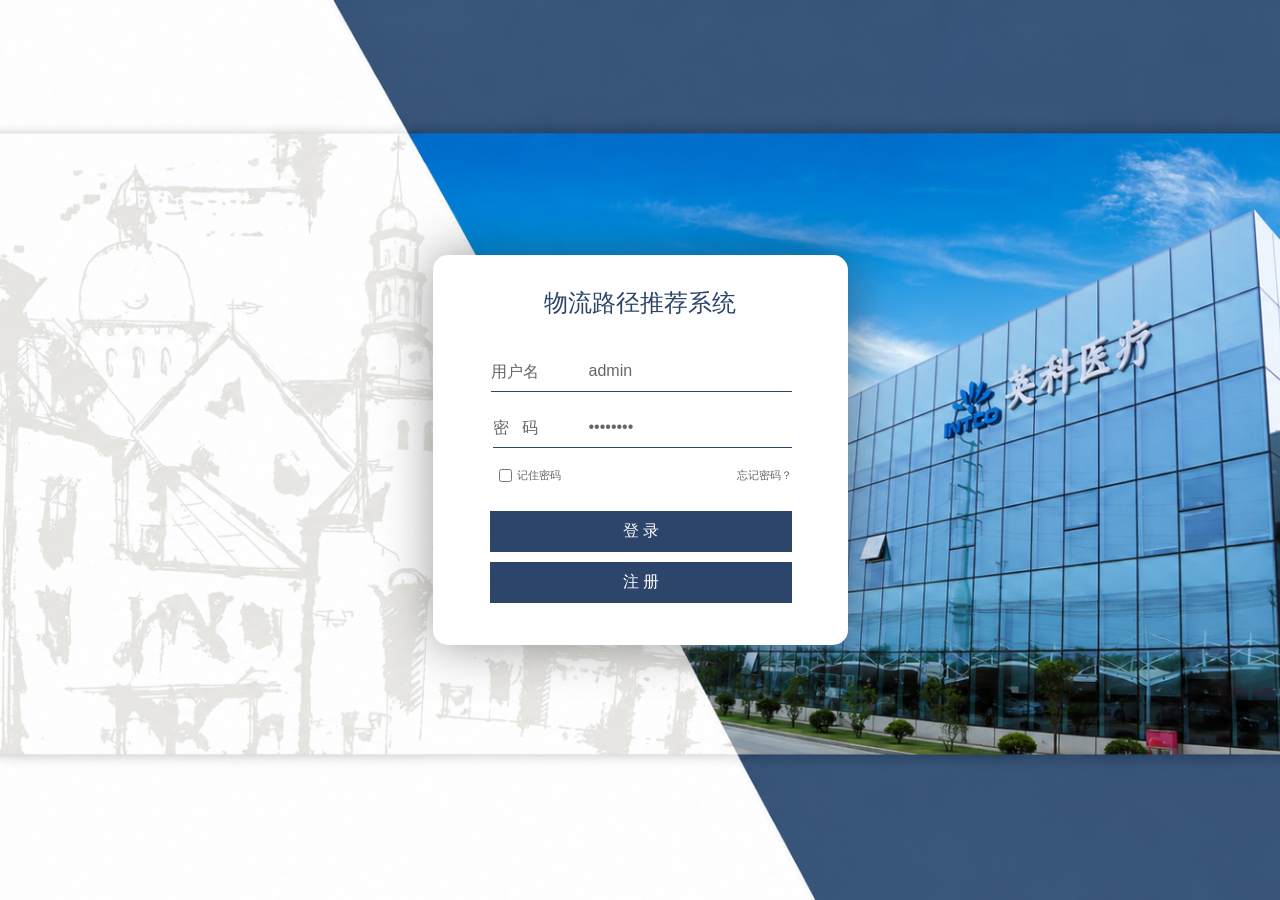
<file: front/index.html>
<!DOCTYPE html>
<html>
<head>
    <meta charset="utf-8" />
    <title>登录 — 物流路径推荐系统</title>
    <link rel="stylesheet" type="text/css" href="assets/css/index.css" />
    <style>
        /* index.css 已作用域化到 #login-overlay，登录页直接使用 */
    </style>
</head>
<body>
    <div id="login-overlay">
        <div class="bg">
            <div class="wel">物流路径推荐系统</div>
            <div class="user">
                <div id="yonghu">用户名</div>
                <input type="text" id="login-username" value="admin" />
            </div>
            <div class="password">
                <div id="yonghu">密&nbsp;&nbsp;&nbsp;码</div>
                <input type="password" id="login-password" value="admin123" />
            </div>
            <div class="rem">
                <input type="checkbox" id="login-remember" />
                <div id="reb">记住密码</div>
            </div>
            <div class="fg">
                <a href="#">忘记密码？</a>
            </div>
            <button class="btn" id="login-btn">登 录</button>
            <button class="btn login-register-btn" id="register-btn">注 册</button>
        </div>
    </div>

    <script>
    (function() {
        var btn = document.getElementById('login-btn');
        var regBtn = document.getElementById('register-btn');
        var userInput = document.getElementById('login-username');
        var passInput = document.getElementById('login-password');

        regBtn.addEventListener('click', function() {
            window.location.href = 'register.html';
        });

        btn.addEventListener('click', async function() {
            var username = userInput.value.trim();
            var password = passInput.value.trim();

            if (!username || !password) {
                alert('请输入用户名和密码');
                return;
            }

            try {
                var resp = await fetch('/api/login', {
                    method: 'POST',
                    headers: { 'Content-Type': 'application/json' },
                    body: JSON.stringify({ username: username, password: password })
                });
                var data = await resp.json();
                if (data.success) {
                    window.location.href = '/app';
                    return;
                }
                alert(data.error || '用户名或密码错误');
                return;
            } catch (e) {
                // 后端不可用时保留本地兜底
            }

            var users = {};
            try {
                users = JSON.parse(localStorage.getItem('logistics_users') || '{}');
            } catch (e) {
                users = {};
            }

            if ((username === 'admin' && password === 'admin123') || (users[username] && users[username] === password)) {
                window.location.href = '/app';
            } else {
                alert('用户名或密码错误');
            }
        });

        passInput.addEventListener('keydown', function(e) {
            if (e.key === 'Enter') {
                btn.click();
            }
        });
    })();
    </script>
</body>
</html>
</file>
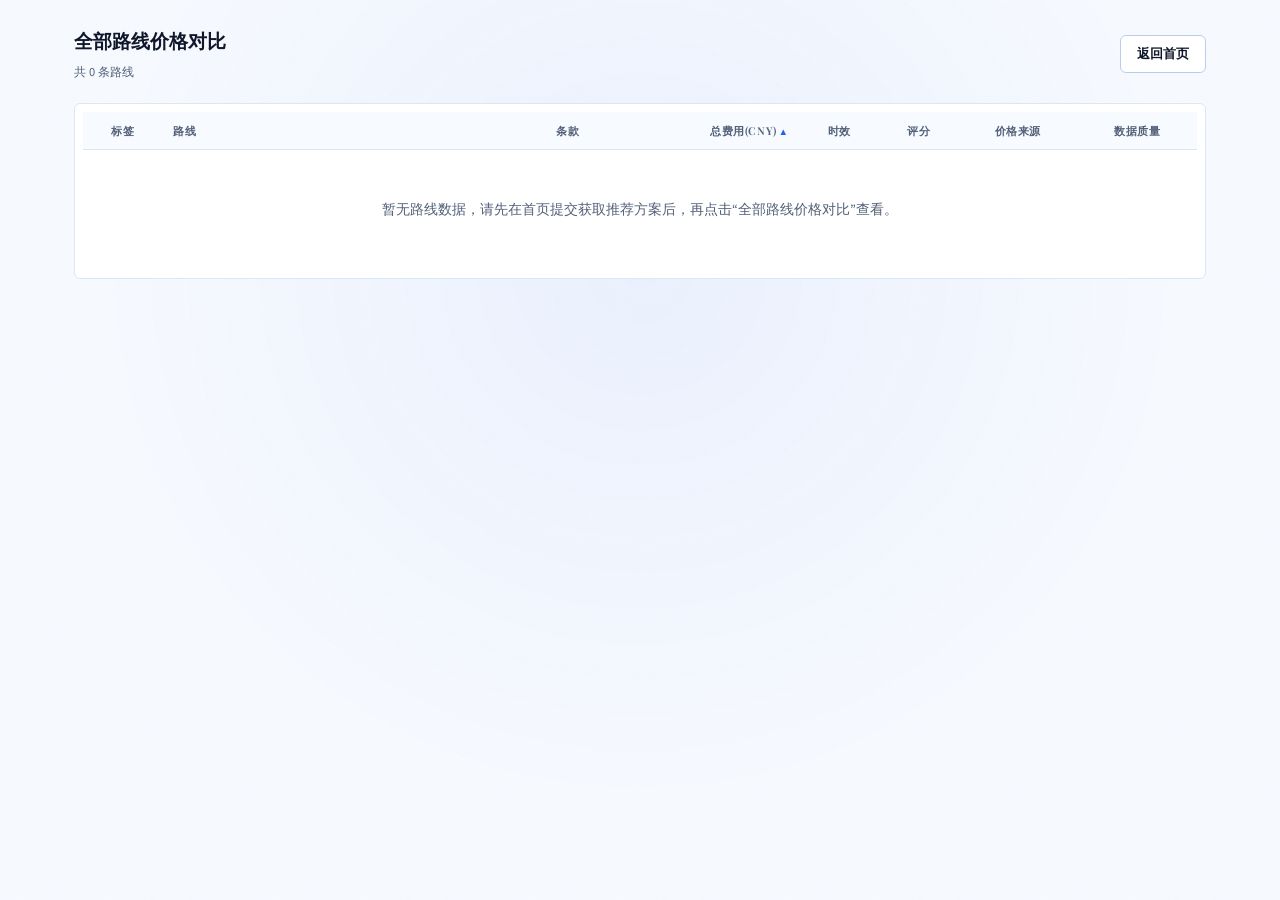
<file: front/all-routes.html>
<!DOCTYPE html>
<html lang="zh-CN">
<head>
<meta charset="UTF-8">
<meta name="viewport" content="width=device-width, initial-scale=1.0">
<title>全部路线价格对比 - 物流运输路径智能优化系统</title>
<link rel="icon" href="data:,">
<link rel="stylesheet" href="assets/css/base.css">
<link rel="stylesheet" href="assets/css/results.css">
<link rel="stylesheet" href="assets/css/all-routes.css">
</head>
<body>
<div class="all-routes-page">
  <header class="ar-header">
    <div>
      <h1>全部路线价格对比</h1>
      <p class="ar-sub" id="arCount">加载中...</p>
    </div>
    <button type="button" class="ar-back" onclick="goBackHome()">返回首页</button>
  </header>
  <div class="ar-body">
    <table class="all-routes-table" id="arTable">
      <thead>
        <tr>
          <th data-key="badge" style="text-align:center">标签</th>
          <th data-key="factoryShort" style="min-width:220px">路线</th>
          <th data-key="tradeTerm">条款</th>
          <th data-key="totalCostCny" style="text-align:right">总费用(CNY)</th>
          <th data-key="totalDays" style="text-align:center">时效</th>
          <th data-key="score" style="text-align:center">评分</th>
          <th style="text-align:center">价格来源</th>
          <th style="text-align:center">数据质量</th>
        </tr>
      </thead>
      <tbody id="arTbody"></tbody>
    </table>
    <div class="ar-empty" id="arEmpty" style="display:none">暂无路线数据，请先在首页提交获取推荐方案后，再点击“全部路线价格对比”查看。</div>
  </div>
</div>
<script src="assets/js/all-routes.js"></script>
</body>
</html>
</file>
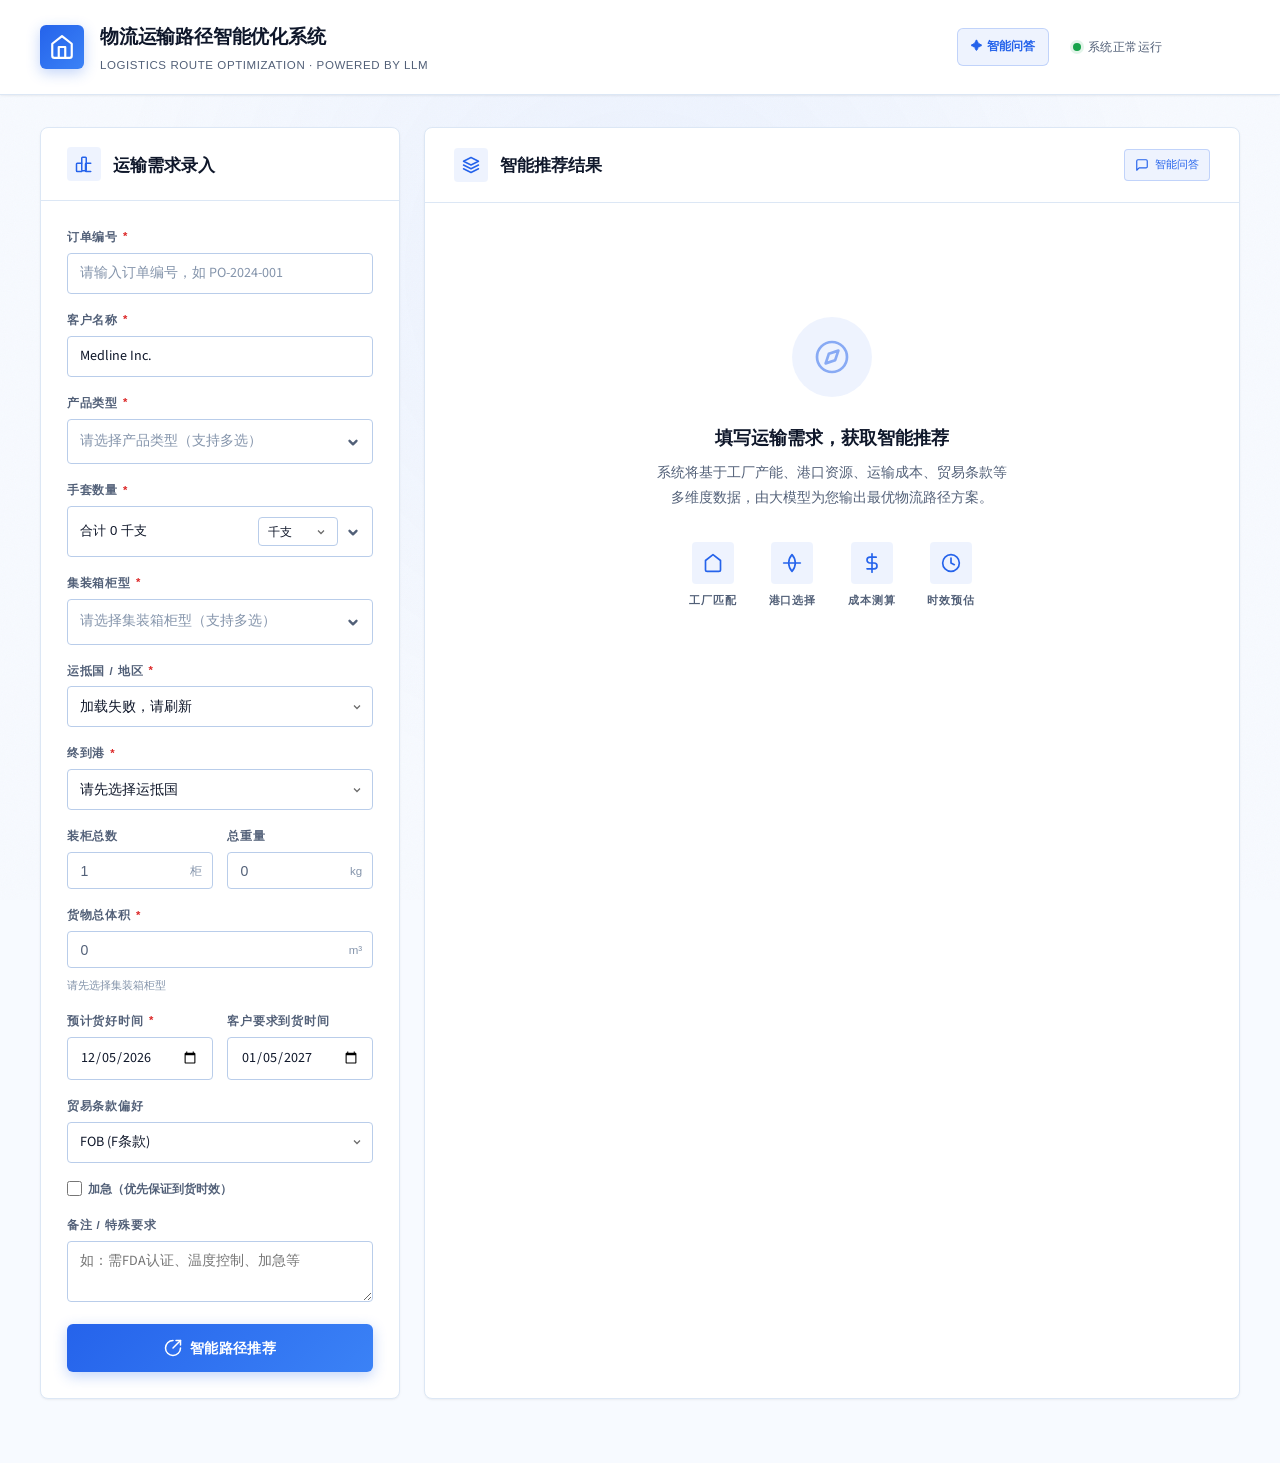
<file: front/logistics-optimizer.html>
<!DOCTYPE html>
<html lang="zh-CN">
<head>
<meta charset="UTF-8">
<meta name="viewport" content="width=device-width, initial-scale=1.0">
<title>物流运输路径智能优化系统</title>
<link rel="icon" href="data:,">
<!-- 样式分离：按模块加载 -->
<link rel="stylesheet" href="assets/css/base.css">
<link rel="stylesheet" href="assets/css/layout.css">
<link rel="stylesheet" href="assets/css/form.css">
<link rel="stylesheet" href="assets/css/results.css">
<link rel="stylesheet" href="assets/css/modal.css">
<link rel="stylesheet" href="assets/css/ocean.css">
<link rel="stylesheet" href="assets/css/fee-panel.css">
<link rel="stylesheet" href="assets/css/responsive.css">
</head>
<body>
<div id="app"></div>
<!-- Vue 3 (本地 ESM，无构建) + 模块化入口 -->
<script type="module" src="assets/js/main.js"></script>
</body>
</html>
</file>
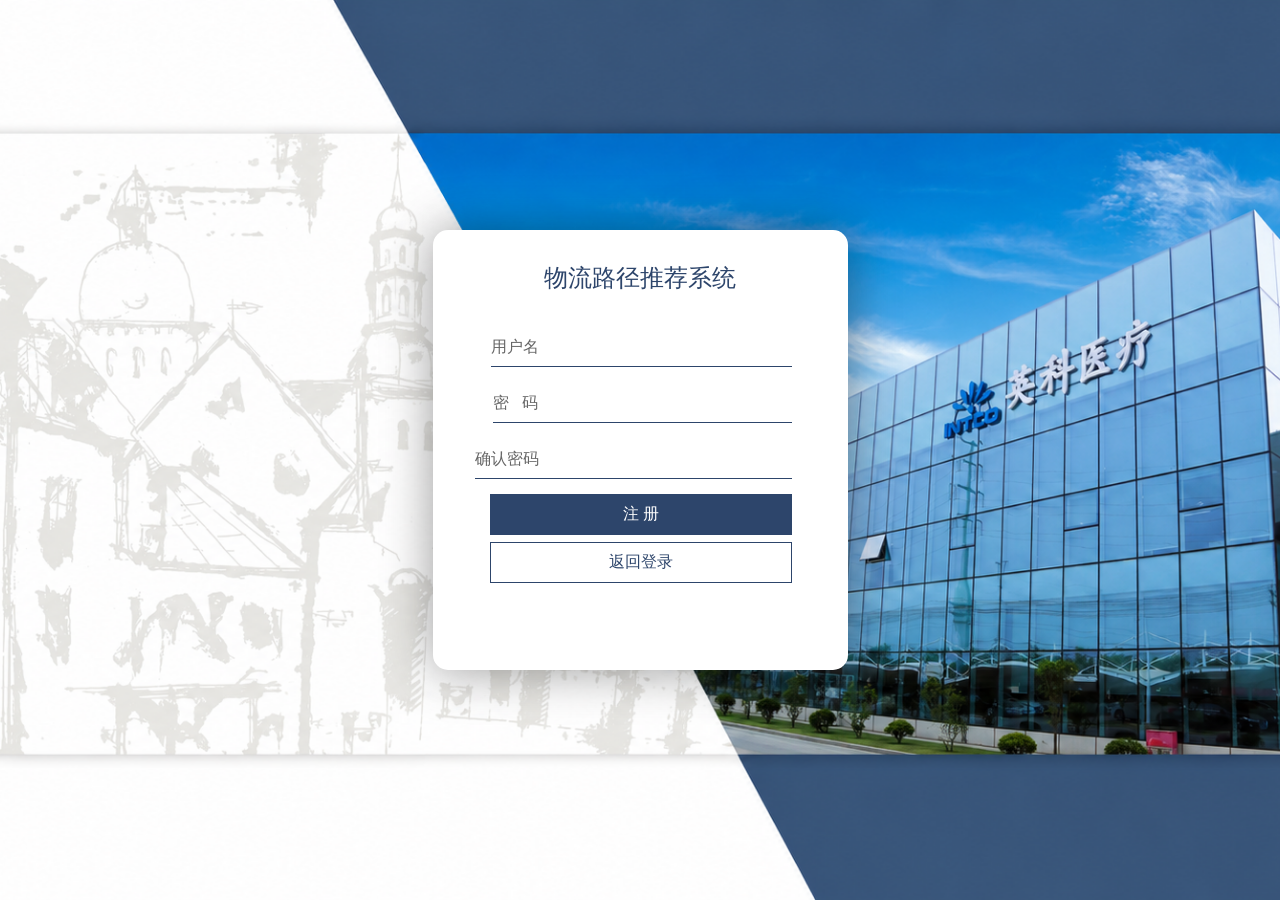
<file: front/register.html>
<!DOCTYPE html>
<html>
<head>
    <meta charset="utf-8" />
    <title>注册 - 物流路径推荐系统</title>
    <link rel="stylesheet" type="text/css" href="assets/css/index.css" />
</head>
<body>
    <div id="login-overlay" class="register-mode">
        <div class="bg">
            <div class="wel">物流路径推荐系统</div>
            <div class="user">
                <div id="yonghu">用户名</div>
                <input type="text" id="reg-username" />
            </div>
            <div class="password">
                <div id="yonghu">密&nbsp;&nbsp;&nbsp;码</div>
                <input type="password" id="reg-password" />
            </div>
            <div class="confirm">
                <div id="yonghu">确认密码</div>
                <input type="password" id="reg-confirm" />
            </div>
            <button class="btn register-submit-btn" id="reg-btn">注 册</button>
            <button class="btn back-login-btn" id="back-btn">返回登录</button>
        </div>
    </div>

    <script>
    (function() {
        var regBtn = document.getElementById('reg-btn');
        var backBtn = document.getElementById('back-btn');
        var userInput = document.getElementById('reg-username');
        var passInput = document.getElementById('reg-password');
        var confirmInput = document.getElementById('reg-confirm');

        backBtn.addEventListener('click', function() {
            window.location.href = 'index.html';
        });

        regBtn.addEventListener('click', async function() {
            var username = userInput.value.trim();
            var password = passInput.value.trim();
            var confirmPassword = confirmInput.value.trim();

            if (!username || !password || !confirmPassword) {
                alert('请填写用户名、密码和确认密码');
                return;
            }
            if (password !== confirmPassword) {
                alert('两次输入的密码不一致');
                return;
            }
            if (username === 'admin') {
                alert('该用户名已被使用');
                return;
            }

            try {
                var resp = await fetch('/api/register', {
                    method: 'POST',
                    headers: { 'Content-Type': 'application/json' },
                    body: JSON.stringify({
                        username: username,
                        password: password,
                        confirmPassword: confirmPassword
                    })
                });
                var data = await resp.json();
                if (!data.success) {
                    alert(data.error || '注册失败');
                    return;
                }
                alert('注册成功，请登录');
                window.location.href = 'index.html';
            } catch (e) {
                alert('注册失败，请确认后端服务已启动');
                return;
            }
        });

        confirmInput.addEventListener('keydown', function(e) {
            if (e.key === 'Enter') {
                regBtn.click();
            }
        });
    })();
    </script>
</body>
</html>
</file>
<file: front/assets/css/index.css>
/* 登录页样式 — 全部作用域限定在 #login-overlay 内，不影响主应用 */
#login-overlay {
    position: fixed;
    inset: 0;
    z-index: 9999;
    background: url(../img/4.jpg) no-repeat center center;
    background-size: cover;
    font-family: "微软雅黑", "Microsoft YaHei", sans-serif;
}

#login-overlay *,
#login-overlay *::before,
#login-overlay *::after {
    box-sizing: border-box;
    margin: 0;
    padding: 0;
    border: 0;
    font-size: 16px;
    color: #666;
    font-family: inherit;
}

#login-overlay .bg {
    width: 415px;
    height: 390px;
    background: #fff;
    position: absolute;
    left: 0;
    top: 0;
    right: 0;
    bottom: 0;
    margin: auto;
    z-index: 1;
    box-shadow: 0 0 50px rgba(0, 0, 0, 0.4);
    border-radius: 15px;
}

#login-overlay .password {
    position: absolute;
    top: 9.5rem;
    right: 3.5rem;
    display: flex;
}

#login-overlay .btn {
    position: absolute;
    top: 16rem;
    right: 3.5rem;
    border: none;
    color: #fff;
    width: 18.825rem;
    height: 2.5625rem;
    text-align: center;
    background-color: #2D456B;
    text-indent: 0;
    cursor: pointer;
    font-size: 16px;
}

#login-overlay .btn.login-register-btn {
    top: 19.2rem;
}

#login-overlay.register-mode .bg {
    height: 440px;
}

#login-overlay.register-mode .confirm {
    position: absolute;
    top: 13rem;
    right: 3.5rem;
    display: flex;
}

#login-overlay.register-mode .btn.register-submit-btn {
    top: 16.5rem;
}

#login-overlay.register-mode .btn.back-login-btn {
    top: 19.5rem;
    background: #fff;
    color: #2D456B;
    border: 1px solid #2D456B;
}

#login-overlay .img {
    width: 100%;
    position: absolute;
    left: 0;
    right: 0;
    margin: 0 auto;
    z-index: -1;
}

#login-overlay .wel {
    width: 415px;
    height: 35px;
    color: #2d456b;
    font-size: 1.5rem;
    position: absolute;
    top: 2rem;
    text-align: center;
}

#login-overlay input[type="text"],
#login-overlay input[type="password"] {
    border-bottom: 1px solid #2D456B;
    height: 2.5625rem;
    width: 15.8125rem;
    text-indent: 3.125rem;
    outline: none;
    background: transparent;
}

#login-overlay .user {
    position: absolute;
    top: 6rem;
    right: 3.5rem;
    display: flex;
}

#login-overlay .rem {
    position: absolute;
    top: 13.25rem;
    right: auto;
    left: 66px;
    border: none;
    color: #323333;
    display: flex;
    align-items: center;
    gap: 0.35rem;
    height: 1rem;
}

#login-overlay .rem input[type="checkbox"] {
    width: 0.8125rem;
    height: 0.8125rem;
    margin: 0;
    border: 1px solid #2D456B;
}

#login-overlay .fg {
    position: absolute;
    top: 13.25rem;
    right: 3.5rem;
    border: none;
    color: #323333;
    display: flex;
    align-items: center;
    height: 1rem;
}

#login-overlay .fg a {
    font-size: 11px;
    color: #666;
    text-decoration: none;
    line-height: 1;
    display: block;
}

#login-overlay #yonghu {
    border-bottom: 1px solid #2D456B;
    height: 41px;
    line-height: 41px;
}

#login-overlay #reb {
    margin: 0;
    font-size: 11px;
}

/* ===== 响应式 ===== */
@media (min-width: 800px) and (max-width: 1200px) {
    #login-overlay .bg {
        width: 355px;
        height: 300px;
    }
    #login-overlay .wel {
        width: 355px;
    }
    #login-overlay .user {
        top: 5rem;
        right: 3.5rem;
    }
    #login-overlay .password {
        top: 8rem;
        right: 3.5rem;
    }
    #login-overlay input[type="text"],
    #login-overlay input[type="password"] {
        width: 12rem;
    }
    #login-overlay .rem {
        top: 11.75rem;
        right: auto;
        left: 66px;
    }
    #login-overlay .fg {
        top: 11.75rem;
        right: 3.5rem;
    }
    #login-overlay .btn {
        top: 14rem;
        width: 15rem;
    }
    #login-overlay .btn.login-register-btn {
        top: 17rem;
    }
    #login-overlay.register-mode .bg {
        height: 395px;
    }
    #login-overlay.register-mode .confirm {
        top: 11.5rem;
        right: 3.5rem;
    }
    #login-overlay.register-mode .btn.register-submit-btn {
        top: 15rem;
    }
    #login-overlay.register-mode .btn.back-login-btn {
        top: 17.5rem;
    }
}
</file>
<file: front/assets/css/base.css>
/* ===== Google Fonts ===== */
@import url('https://fonts.googleapis.com/css2?family=IBM+Plex+Mono:wght@400;500;600&family=Playfair+Display:ital,wght@0,400;0,600;0,700;1,400&family=Source+Sans+3:wght@400;500;600&display=swap');

@font-face{
  font-family:'NumericYaHei';
  src:local('Microsoft YaHei'),local('微软雅黑');
  unicode-range:U+0030-0039,U+002E,U+002C,U+0025,U+002B,U+002D;
}

/* ===== Design Tokens — Tech Blue System ===== */
:root{
  --bg:#F7FAFF;
  --surface:#FFFFFF;
  --surface-solid:#FFFFFF;
  --surface-muted:#F0F6FF;
  --ink:#0F172A;
  --muted:#526078;
  --muted-light:#8494AB;
  --rule:#DCE7F5;
  --rule-strong:#B9CDEA;
  --accent:#2563EB;
  --accent-dark:#1D4ED8;
  --accent2:#3B82F6;
  --accent2-dark:#1E40AF;
  --accent-muted:rgba(37,99,235,0.08);
  --accent-grad:linear-gradient(135deg,#2563EB,#3B82F6);
  --success:#16a34a;
  --warning:#2563EB;
  --danger:#dc2626;
  --radius-sm:4px;
  --radius-md:6px;
  --radius-lg:8px;
  --shadow-sm:0 1px 3px rgba(26,26,26,0.04),0 1px 2px rgba(26,26,26,0.03);
  --shadow-md:0 4px 16px rgba(26,26,26,0.06),0 2px 6px rgba(26,26,26,0.04);
  --shadow-lg:0 12px 40px rgba(26,26,26,0.08),0 4px 12px rgba(26,26,26,0.05);
  --shadow-accent:0 4px 16px rgba(37,99,235,0.18),0 2px 6px rgba(37,99,235,0.1);
  --font-display:'NumericYaHei','Playfair Display',Georgia,'Times New Roman',serif;
  --font-body:'NumericYaHei','Source Sans 3','PingFang SC','Microsoft YaHei',sans-serif;
  --font-mono:'NumericYaHei','Microsoft YaHei','微软雅黑',sans-serif;
}

/* ===== Reset & Base ===== */
*{margin:0;padding:0;box-sizing:border-box}
html{font-size:16px}
input[type="number"]{font-family:'Microsoft YaHei','微软雅黑',sans-serif}
body{
  font-family:var(--font-body);
  background:var(--bg);
  color:var(--ink);
  line-height:1.75;
  min-height:100vh;
  position:relative;
  overflow-x:hidden;
  -webkit-font-smoothing:antialiased;
  -moz-osx-font-smoothing:grayscale;
}

/* Ambient glow */
body::before{
  content:'';position:fixed;inset:0;z-index:-2;pointer-events:none;
  background:radial-gradient(ellipse at 50% 30%,rgba(37,99,235,0.06),transparent 60%);
}

/* Paper texture overlay */
body::after{
  content:'';position:fixed;inset:0;z-index:-1;pointer-events:none;opacity:0.03;
  background-image:url("data:image/svg+xml,%3Csvg viewBox='0 0 256 256' xmlns='http://www.w3.org/2000/svg'%3E%3Cfilter id='noise'%3E%3CfeTurbulence type='fractalNoise' baseFrequency='0.9' numOctaves='4' stitchTiles='stitch'/%3E%3C/filter%3E%3Crect width='100%25' height='100%25' filter='url(%23noise)'/%3E%3C/svg%3E");
  background-repeat:repeat;background-size:256px 256px;
}
</file>
<file: front/assets/css/results.css>
/* ===== Result Panel ===== */
.result-panel{height:100%;min-height:0;min-width:0}
.result-panel .panel-header{padding:1.25rem 1.8rem}
.result-panel .panel-body{padding:1.6rem 1.8rem}
.result-body{padding:0}

/* Empty state */
.empty-state{
  display:flex;flex-direction:column;align-items:center;justify-content:center;
  min-height:520px;padding:3rem 2rem;text-align:center;
}
.empty-icon{
  width:80px;height:80px;border-radius:50%;
  background:var(--accent-muted);
  display:flex;align-items:center;justify-content:center;margin-bottom:1.5rem;
}
.empty-icon svg{width:36px;height:36px;color:var(--accent);opacity:0.5}
.empty-state h3{font-family:var(--font-display);font-size:1.15rem;font-weight:600;color:var(--ink);margin-bottom:0.5rem}
.empty-state p{font-size:0.88rem;color:var(--muted);max-width:360px;line-height:1.75}
.empty-features{display:flex;gap:2rem;margin-top:2rem;flex-wrap:wrap;justify-content:center}
.empty-feature{display:flex;flex-direction:column;align-items:center;gap:0.4rem}
.empty-feature .ef-icon{width:42px;height:42px;border-radius:var(--radius-sm);background:var(--accent-muted);display:flex;align-items:center;justify-content:center}
.empty-feature .ef-icon svg{width:20px;height:20px;color:var(--accent)}
.empty-feature span{font-size:0.68rem;color:var(--muted);font-weight:600;font-family:var(--font-mono);letter-spacing:0.08em;text-transform:uppercase}

/* Loading state */
.loading-state{
  display:flex;flex-direction:column;align-items:center;justify-content:center;
  min-height:520px;padding:3rem 2rem;
}
.loading-spinner{
  width:52px;height:52px;border-radius:50%;
  border:3px solid var(--rule);border-top-color:var(--accent);
  animation:spin .8s linear infinite;margin-bottom:1.4rem;
}
@keyframes spin{to{transform:rotate(360deg)}}
.loading-state h3{font-family:var(--font-display);font-size:1.05rem;font-weight:600;color:var(--ink);margin-bottom:0.4rem}
.loading-state p{font-size:0.84rem;color:var(--muted)}
.loading-steps{margin-top:1.4rem;display:flex;flex-direction:column;gap:0.55rem;align-items:flex-start}
.loading-step{display:flex;align-items:center;gap:0.55rem;font-size:0.76rem;color:var(--muted-light);transition:color .3s;font-family:var(--font-mono);letter-spacing:0.04em}
.loading-step.active{color:var(--accent);font-weight:600}
.loading-step.done{color:var(--success)}
.loading-step .ls-dot{width:8px;height:8px;border-radius:50%;background:currentColor;opacity:0.4}
.loading-step.active .ls-dot{opacity:1;animation:pulse 1s ease infinite}
.loading-step.done .ls-dot{opacity:1}
@keyframes pulse{0%,100%{opacity:1;transform:scale(1)}50%{opacity:0.5;transform:scale(1.3)}}

/* ===== Results ===== */
.results-container{padding:1.6rem;animation:fadeUp .4s ease}
@keyframes fadeUp{from{opacity:0;transform:translateY(12px)}to{opacity:1;transform:translateY(0)}}

/* Route visualization */
.route-viz{
  background:var(--surface-muted);
  border:1px solid var(--rule);border-radius:var(--radius-md);
  padding:1.4rem;margin-bottom:1.6rem;
}
.route-viz-title{font-family:var(--font-mono);font-size:0.7rem;font-weight:600;color:var(--muted);text-transform:uppercase;letter-spacing:0.1em;margin-bottom:1rem;display:flex;align-items:center;gap:0.4rem}
.route-flow{display:flex;align-items:center;justify-content:space-between;gap:0.3rem}
.route-node{display:flex;flex-direction:column;align-items:center;gap:0.35rem;flex-shrink:0;max-width:110px;text-align:center}
.route-node-icon{width:42px;height:42px;border-radius:var(--radius-sm);display:flex;align-items:center;justify-content:center;color:#fff;box-shadow:var(--shadow-sm)}
.route-node-icon svg{width:22px;height:22px}
.route-node-icon.factory{background:linear-gradient(135deg,#2563EB,#1D4ED8)}
.route-node-icon.port{background:linear-gradient(135deg,#3B82F6,#2563EB)}
.route-node-icon.dest{background:linear-gradient(135deg,#1E40AF,#172554)}
.route-node-label{font-size:0.76rem;font-weight:600;color:var(--ink);line-height:1.3;font-family:var(--font-display)}
.route-node-sub{font-size:0.66rem;color:var(--muted);line-height:1.3}
.route-arrow{flex:1;display:flex;flex-direction:column;align-items:center;gap:2px;min-width:30px}
.route-arrow .ra-line{width:100%;height:2px;background:linear-gradient(90deg,var(--accent),var(--accent2));position:relative;border-radius:1px}
.route-arrow .ra-line::after{content:'';position:absolute;right:-1px;top:50%;transform:translateY(-50%);border:4px solid transparent;border-left-color:var(--accent2)}
.route-arrow .ra-label{font-size:0.62rem;color:var(--muted);font-weight:600;white-space:nowrap}
.route-arrow .ra-days{font-size:0.68rem;color:var(--accent);font-family:var(--font-mono);font-weight:600}

/* Summary banner */
.summary-banner{
  display:flex;align-items:center;gap:0.7rem;padding:0.9rem 1.1rem;
  background:linear-gradient(135deg,rgba(22,163,74,0.06),rgba(37,99,235,0.06));
  border:1px solid rgba(37,99,235,0.16);border-radius:var(--radius-md);
  margin-bottom:1.4rem;
}
.summary-banner svg{width:20px;height:20px;color:var(--success);flex-shrink:0}
.summary-banner span{font-size:0.84rem;color:var(--ink);line-height:1.6}
.summary-banner b{color:var(--success);font-weight:600}

/* Rec cards grid */
.rec-grid{display:grid;grid-template-columns:repeat(3,1fr);gap:0.8rem;margin-bottom:1.4rem}
.rec-card{
  background:var(--surface);border:1px solid var(--rule);border-radius:var(--radius-md);
  padding:1rem 1.1rem;position:relative;transition:border-color .2s ease-out,box-shadow .2s ease-out;
}
.rec-card:hover{border-color:var(--rule-strong);box-shadow:var(--shadow-sm)}
.rec-card-label{font-family:var(--font-mono);font-size:0.66rem;color:var(--muted);font-weight:500;margin-bottom:0.4rem;display:flex;align-items:center;gap:0.3rem;letter-spacing:0.08em;text-transform:uppercase}
.rec-card-label svg{width:13px;height:13px;color:var(--accent)}
.rec-card-value{font-family:var(--font-display);font-size:1.05rem;font-weight:600;color:var(--ink);line-height:1.3;letter-spacing:-0.01em}
.rec-card-value.mono{font-family:var(--font-mono);font-size:0.95rem}
.rec-card-sub{font-size:0.7rem;color:var(--muted);margin-top:0.3rem}
.rec-card .badge{position:absolute;top:0.7rem;right:0.7rem;font-size:0.6rem;font-weight:600;padding:2px 6px;border-radius:3px;font-family:var(--font-mono);letter-spacing:0.05em;text-transform:uppercase}
.badge-rec{background:rgba(22,163,74,0.08);color:var(--success)}
.badge-alt{background:rgba(37,99,235,0.08);color:var(--accent)}

/* Cost section */
.cost-section{
  background:var(--surface);border:1px solid var(--rule);border-radius:var(--radius-md);
  padding:1.2rem;margin-bottom:1.4rem;
}
.cost-header{display:flex;align-items:center;justify-content:space-between;margin-bottom:0.9rem}
.cost-header h3{font-family:var(--font-display);font-size:0.92rem;font-weight:600;color:var(--ink);display:flex;align-items:center;gap:0.4rem}
.cost-header h3 svg{width:16px;height:16px;color:var(--accent)}
.cost-table{width:100%;border-collapse:collapse}
.cost-table tr{border-bottom:1px solid var(--rule)}
.cost-table tr:last-child{border-bottom:none}
.cost-table td{padding:0.5rem 0;font-size:0.84rem}
.cost-table td:first-child{color:var(--muted)}
.cost-table td:last-child{text-align:right;font-family:var(--font-mono);font-weight:500;color:var(--ink)}
.cost-table tr.total td{padding-top:0.8rem;font-size:0.95rem;font-weight:600;border-top:2px solid var(--rule-strong);border-bottom:none}
.cost-table tr.total td:first-child{color:var(--ink);font-family:var(--font-display)}
.cost-table tr.total td:last-child{color:var(--accent);font-size:1.05rem;font-family:var(--font-display)}
.cost-table thead th{font-family:var(--font-mono);font-size:0.68rem;font-weight:500;color:var(--muted);text-align:left;padding:0.5rem 0;border-bottom:1px solid var(--rule);letter-spacing:0.08em;text-transform:uppercase}
.cost-table thead th:last-child{text-align:right}
.cost-item-name{font-weight:600;color:var(--ink);font-size:0.84rem}
.cost-item-basis{font-size:0.68rem;color:var(--muted);margin-top:2px}
.cost-item-amount{font-family:var(--font-mono);font-weight:500;text-align:right}
.cost-item-amount .cost-item-usd{font-size:0.7rem;color:var(--muted);font-weight:400}
.cost-item-usd{font-size:0.72rem;color:var(--muted)}
.calc-details{margin-top:0.8rem;background:var(--surface-muted);border-radius:var(--radius-sm);padding:0.7rem 0.9rem;border:1px solid var(--rule)}
.calc-details summary{cursor:pointer;font-size:0.76rem;font-weight:600;color:var(--accent);user-select:none;font-family:var(--font-mono);letter-spacing:0.05em}
.calc-details summary:hover{color:var(--accent-dark)}
.calc-details-body{margin-top:0.6rem;padding-top:0.5rem;border-top:1px dashed var(--rule);font-size:0.76rem}
.calc-details-title{font-weight:600;color:var(--ink);margin-bottom:0.3rem}
.calc-detail-item{color:var(--ink);padding:0.15rem 0;font-family:var(--font-mono);font-size:0.72rem}
.calc-details-note{margin-top:0.5rem;padding-top:0.4rem;border-top:1px dashed var(--rule);color:var(--muted);font-size:0.7rem}

/* Carrier & Shipping */
.carrier-shipping-section{margin-bottom:1.4rem}
.cs-grid{display:grid;grid-template-columns:1fr 1fr;gap:1rem}
@media(max-width:768px){.cs-grid{grid-template-columns:1fr}}
.cs-card{background:var(--surface);border:1px solid var(--rule);border-radius:var(--radius-md);padding:1.2rem}
.cs-card-header{font-family:var(--font-display);font-size:0.92rem;font-weight:600;color:var(--ink);display:flex;align-items:center;gap:0.4rem;margin-bottom:0.8rem}
.cs-card-header svg{width:16px;height:16px;color:var(--accent)}
.cs-card-body{display:flex;flex-direction:column;gap:0.5rem}
.cs-primary{display:flex;align-items:center;gap:0.5rem;flex-wrap:wrap}
.cs-name{font-size:0.92rem;font-weight:600;color:var(--ink)}
.cs-tag{font-size:0.68rem;font-weight:600;padding:0.15rem 0.5rem;border-radius:10px;white-space:nowrap;font-family:var(--font-mono);letter-spacing:0.04em}
.cs-meta{display:flex;gap:0.8rem;flex-wrap:wrap;font-size:0.76rem;color:var(--muted)}
.cs-advantage{font-size:0.8rem;color:var(--ink);line-height:1.5}
.cs-alts{display:flex;flex-direction:column;gap:0.3rem;margin-top:0.3rem}
.cs-alts-label{font-family:var(--font-mono);font-size:0.68rem;color:var(--muted);letter-spacing:0.06em;text-transform:uppercase}
.cs-alt-tag{display:inline-block;font-size:0.72rem;color:var(--ink);background:var(--surface-muted);padding:0.2rem 0.5rem;border-radius:var(--radius-sm);margin-right:0.3rem;margin-bottom:0.2rem}

/* Timeline */
.timeline-section{
  background:var(--surface);border:1px solid var(--rule);border-radius:var(--radius-md);
  padding:1.2rem;margin-bottom:1.4rem;
}
.timeline-header{font-family:var(--font-display);font-size:0.92rem;font-weight:600;color:var(--ink);display:flex;align-items:center;gap:0.4rem;margin-bottom:1rem}
.timeline-header svg{width:16px;height:16px;color:var(--accent)}
.timeline{position:relative;display:flex;align-items:flex-start;padding:0 2px}
.timeline-item{flex:1;display:flex;flex-direction:column;align-items:center;text-align:center;position:relative;min-width:0}
.timeline-item:not(:first-child)::before{content:'';position:absolute;top:11px;left:-50%;right:50%;height:2px;background:var(--rule-strong)}
.timeline-dot{width:24px;height:24px;border-radius:50%;display:flex;align-items:center;justify-content:center;flex-shrink:0;border:2px solid var(--accent);background:var(--surface);z-index:1}
.timeline-dot svg{width:12px;height:12px;color:var(--accent)}
.timeline-dot.done{background:var(--accent)}
.timeline-dot.done svg{color:#fff}
.timeline-content{padding-top:0.55rem;width:100%}
.timeline-title{font-size:0.82rem;font-weight:600;color:var(--ink)}
.timeline-date{font-size:0.75rem;color:var(--muted);font-family:var(--font-mono);margin-top:2px}
.timeline-desc{font-size:0.74rem;color:var(--muted);margin-top:3px;line-height:1.45}

/* AI reasoning */
.reasoning-section{
  background:var(--accent-muted);
  border:1px solid rgba(37,99,235,0.2);border-radius:var(--radius-md);
  padding:1.2rem;margin-bottom:1.4rem;
}
.reasoning-header{display:flex;align-items:center;gap:0.5rem;margin-bottom:0.8rem}
.reasoning-header .ai-badge{width:28px;height:28px;border-radius:var(--radius-sm);background:var(--accent-grad);display:flex;align-items:center;justify-content:center}
.reasoning-header .ai-badge svg{width:16px;height:16px;color:#fff}
.reasoning-header h3{font-family:var(--font-display);font-size:0.92rem;font-weight:600;color:var(--ink)}
.reasoning-header .tag{font-family:var(--font-mono);font-size:0.6rem;font-weight:600;padding:2px 8px;border-radius:3px;background:rgba(37,99,235,0.12);color:var(--accent);margin-left:auto;letter-spacing:0.06em;text-transform:uppercase}
.reasoning-body{font-size:0.82rem;color:var(--ink);line-height:1.8}
.reasoning-body p{margin-bottom:0.55rem}
.reasoning-body p:last-child{margin-bottom:0}
.reasoning-body strong{color:var(--accent-dark);font-weight:600}

/* Alternatives */
.alt-section{margin-bottom:0}
.alt-header{font-family:var(--font-display);font-size:0.92rem;font-weight:600;color:var(--ink);margin-bottom:0.8rem;display:flex;align-items:center;gap:0.4rem}
.alt-header svg{width:16px;height:16px;color:var(--accent)}
.alt-header .count{font-family:var(--font-mono);font-size:0.65rem;font-weight:600;color:var(--muted);margin-left:auto;padding:2px 8px;background:var(--accent-muted);border-radius:3px;letter-spacing:0.05em}
.alt-list{display:flex;flex-direction:column;gap:0.6rem}
.alt-card{
  background:var(--surface);border:1px solid var(--rule);border-radius:var(--radius-md);
  padding:0.9rem 1.1rem;display:flex;align-items:center;gap:0.8rem;cursor:pointer;transition:border-color .2s ease-out,box-shadow .2s ease-out;
}
.alt-card:hover{border-color:var(--rule-strong);box-shadow:var(--shadow-sm)}
.alt-rank{width:28px;height:28px;border-radius:50%;background:var(--accent-muted);display:flex;align-items:center;justify-content:center;font-size:0.74rem;font-weight:600;color:var(--accent);flex-shrink:0;font-family:var(--font-mono)}
.alt-info{flex:1;min-width:0}
.alt-route{font-size:0.82rem;font-weight:600;color:var(--ink);display:flex;align-items:center;gap:0.35rem;flex-wrap:wrap}
.alt-route .sep{color:var(--muted-light);font-size:0.7rem}
.alt-meta{font-size:0.72rem;color:var(--muted);margin-top:3px;display:flex;gap:0.8rem;flex-wrap:wrap}
.alt-cost{text-align:right;flex-shrink:0}
.alt-cost b{font-family:var(--font-mono);font-size:0.88rem;color:var(--accent);font-weight:600}
.alt-cost span{font-size:0.66rem;color:var(--muted);display:block}

/* ===== 全部路线价格对比表 ===== */
.all-routes-section{margin-top:1rem;border:1px solid var(--rule);border-radius:var(--radius-md);overflow:hidden;background:var(--surface)}
.all-routes-header{font-family:var(--font-display);font-size:0.92rem;font-weight:600;color:var(--ink);padding:0.8rem 1.1rem;display:flex;align-items:center;gap:0.4rem;border-bottom:1px solid var(--rule);background:var(--bg)}
.all-routes-header svg{width:16px;height:16px;color:var(--accent)}
.all-routes-header .count{font-family:var(--font-mono);font-size:0.65rem;font-weight:600;color:var(--muted);margin-left:auto;padding:2px 8px;background:var(--accent-muted);border-radius:3px;letter-spacing:0.05em}
.all-routes-table{width:100%;border-collapse:collapse;font-size:0.75rem}
.all-routes-table thead th{font-family:var(--font-display);font-size:0.68rem;font-weight:600;color:var(--muted);text-transform:uppercase;letter-spacing:0.05em;padding:0.55rem 0.7rem;text-align:left;border-bottom:1px solid var(--rule);background:var(--bg);position:sticky;top:0;cursor:pointer;user-select:none;white-space:nowrap}
.all-routes-table thead th:hover{color:var(--ink)}
.all-routes-table thead th .sort-ind{font-size:0.6rem;margin-left:2px;color:var(--accent)}
.all-routes-table tbody tr{border-bottom:1px solid var(--rule);transition:background .15s}
.all-routes-table tbody tr:hover{background:var(--bg)}
.all-routes-table tbody tr:last-child{border-bottom:none}
.all-routes-table tbody td{padding:0.55rem 0.7rem;color:var(--ink);vertical-align:middle}
.all-routes-table .route-cell{font-weight:600;font-size:0.78rem}
.all-routes-table .route-cell .sep{color:var(--muted-light);font-size:0.68rem;margin:0 2px}
.all-routes-table .cost-cell{font-family:var(--font-mono);font-size:0.85rem;font-weight:600;color:var(--accent);text-align:right;white-space:nowrap}
.all-routes-table .days-cell{font-family:var(--font-mono);font-size:0.85rem;color:var(--muted);text-align:center;white-space:nowrap}
.all-routes-table .score-cell{font-family:var(--font-mono);font-size:0.85rem;font-weight:600;text-align:center}
.all-routes-table .source-tag{font-family:var(--font-mono);font-size:0.6rem;font-weight:600;padding:1px 6px;border-radius:3px;letter-spacing:0.03em;white-space:nowrap}
.source-rule{background:rgba(22,163,74,0.08);color:var(--success)}
.source-llm{background:rgba(37,99,235,0.1);color:#2563eb}
.source-contract{background:rgba(37,99,235,0.08);color:#2563eb}
.quality-high{color:var(--success)}
.quality-medium{color:var(--accent)}
.quality-low{color:var(--danger)}
.best-badge{display:inline-block;font-family:var(--font-mono);font-size:0.58rem;font-weight:700;color:#fff;background:var(--accent);padding:1px 5px;border-radius:3px;margin-left:4px;vertical-align:middle}

/* Tags */
.tag-row{display:flex;flex-wrap:wrap;gap:0.35rem;margin-top:0.6rem}
.tag{font-family:var(--font-mono);font-size:0.64rem;font-weight:500;padding:2px 8px;border-radius:3px;display:inline-flex;align-items:center;gap:0.25rem;letter-spacing:0.04em}
.tag svg{width:11px;height:11px}
.tag-blue{background:var(--accent-muted);color:var(--accent)}
.tag-green{background:rgba(22,163,74,0.08);color:var(--success)}
.tag-orange{background:rgba(37,99,235,0.08);color:var(--accent)}
.tag-purple{background:rgba(37,99,235,0.08);color:var(--accent-dark)}


/* ===== 全部路线价格对比 入口按钮 ===== */
.all-routes-entry{margin-top:1rem}
.all-routes-btn{
  width:100%;display:flex;align-items:center;justify-content:center;gap:0.5rem;
  padding:0.8rem 1rem;font-size:0.88rem;font-weight:600;font-family:var(--font-body);
  color:var(--ink);background:var(--surface);border:1px solid var(--rule-strong);
  border-radius:var(--radius-md);cursor:pointer;
  transition:border-color .2s ease-out,box-shadow .2s ease-out,transform .2s ease-out;
  box-shadow:0 2px 10px rgba(0,0,0,0.04);
}
.all-routes-btn:hover{border-color:var(--accent);box-shadow:0 4px 16px rgba(37,99,235,0.18);transform:translateY(-1px)}
.all-routes-btn svg{color:var(--accent)}
.all-routes-btn .count{font-family:var(--font-mono);font-size:0.65rem;font-weight:600;color:var(--muted);padding:2px 8px;background:var(--accent-muted);border-radius:3px;letter-spacing:0.05em}
</file>
<file: front/assets/css/all-routes.css>
/* ===== All Routes Price Comparison Page ===== */
.all-routes-page{max-width:1180px;margin:0 auto;padding:1.5rem}
.ar-header{display:flex;align-items:center;justify-content:space-between;gap:1rem;margin-bottom:1.2rem;flex-wrap:wrap}
.ar-header h1{font-family:var(--font-display);font-size:1.2rem;font-weight:700;color:var(--ink);margin:0;display:flex;align-items:center;gap:0.5rem}
.ar-sub{font-size:0.78rem;color:var(--muted);margin:0.3rem 0 0}
.ar-back{padding:0.55rem 1rem;font-size:0.82rem;font-weight:600;color:var(--ink);background:var(--surface);border:1px solid var(--rule-strong);border-radius:var(--radius-md);cursor:pointer;transition:background .2s ease-out}
.ar-back:hover{background:var(--rule)}
.ar-body{background:var(--surface);border:1px solid var(--rule);border-radius:var(--radius-md);overflow-x:auto;padding:0.5rem}
.ar-empty{padding:3rem 1rem;text-align:center;color:var(--muted);font-size:0.85rem}
.all-routes-table .badge-cell{width:72px;text-align:center;white-space:nowrap}
.all-routes-table .badge-cell .best-badge{margin-left:0}
@media(max-width:968px){
  .all-routes-page{padding:1rem}
}
</file>
<file: front/assets/css/layout.css>
/* ===== Header ===== */
.app-header{
  background:var(--surface);
  border-bottom:1px solid var(--rule);
  padding:1.2rem 0.25rem 1.2rem 2.5rem;
  position:sticky;top:0;z-index:100;
  box-shadow:var(--shadow-sm);
}
.header-inner{max-width:1440px;margin:0 auto;display:flex;align-items:center;justify-content:space-between;gap:1rem}
.header-left{display:flex;align-items:center;gap:1rem}
.logo-badge{
  width:44px;height:44px;border-radius:var(--radius-md);
  background:var(--accent-grad);
  display:flex;align-items:center;justify-content:center;
  box-shadow:0 4px 14px rgba(37,99,235,0.28);
  flex-shrink:0;
}
.logo-badge svg{width:26px;height:26px;color:#fff}
.header-title{font-family:var(--font-display);font-size:1.2rem;font-weight:600;color:var(--ink);letter-spacing:-0.01em}
.header-sub{font-size:0.72rem;color:var(--muted);margin-top:2px;font-family:var(--font-mono);letter-spacing:0.05em;text-transform:uppercase}
.header-right{flex:1;display:flex;align-items:center;justify-content:flex-end;gap:1.5rem}
.status-dot{display:flex;align-items:center;gap:0.4rem;font-size:0.72rem;color:var(--muted);font-family:var(--font-mono);letter-spacing:0.05em;text-transform:uppercase}
.status-dot::before{content:'';width:8px;height:8px;border-radius:50%;background:var(--success);box-shadow:0 0 0 3px rgba(22,163,74,0.12)}
.logout-btn{
  display:inline-flex;align-items:center;gap:0.4rem;
  padding:0.45rem 0.8rem;font-size:0.78rem;font-weight:600;
  transform:translateX(8rem);
  color:var(--accent);background:var(--accent-muted);
  border:1px solid rgba(37,99,235,0.22);border-radius:var(--radius-md);
  cursor:pointer;transition:background .2s ease-out,border-color .2s ease-out,color .2s ease-out;
  font-family:var(--font-body);white-space:nowrap;
}
.logout-btn svg{width:15px;height:15px}
.logout-btn:hover{background:var(--accent);color:#fff;border-color:var(--accent)}

/* ===== Main Layout ===== */
.app-main{
  max-width:1440px;margin:0 auto;padding:2rem 2.5rem 4rem;
  display:grid;grid-template-columns:minmax(320px,360px) minmax(0,1fr);gap:1.5rem;align-items:stretch;
}

/* ===== Panels ===== */
.panel{
  background:var(--surface);
  border:1px solid var(--rule);
  border-radius:var(--radius-lg);
  box-shadow:var(--shadow-sm);
  overflow:hidden;
}
.panel-header{
  padding:1.2rem 1.6rem;
  border-bottom:1px solid var(--rule);
  display:flex;align-items:center;gap:0.75rem;
}
.panel-header .icon-wrap{
  width:34px;height:34px;border-radius:var(--radius-sm);
  background:var(--accent-muted);
  display:flex;align-items:center;justify-content:center;flex-shrink:0;
}
.panel-header .icon-wrap svg{width:18px;height:18px;color:var(--accent)}
.panel-header h2{font-family:var(--font-display);font-size:1.05rem;font-weight:600;color:var(--ink)}
.panel-header .sub{font-size:0.7rem;color:var(--muted);margin-left:auto;font-family:var(--font-mono);letter-spacing:0.08em;text-transform:uppercase}
.panel-header .rag-meta-btn{
  display:inline-flex;align-items:center;gap:0.35rem;
  padding:0.32rem 0.65rem;border-radius:4px;text-decoration:none;
  background:var(--accent-muted);color:var(--accent);
  border:1px solid rgba(37,99,235,0.22);text-transform:none;letter-spacing:0;
}
.panel-header .rag-meta-btn svg{width:14px;height:14px}
.panel-header .rag-meta-btn:hover{background:var(--accent);color:#fff;border-color:var(--accent)}
.panel-body{padding:1.6rem}


/* ===== RAG 智能问答入口（独立页面 /rag）===== */
.rag-entry-link{
  display:inline-flex;align-items:center;
  padding:0.45rem 0.8rem;font-size:0.78rem;font-weight:600;
  color:var(--accent);background:var(--accent-muted);
  border:1px solid rgba(37,99,235,0.22);border-radius:var(--radius-md);
  text-decoration:none;white-space:nowrap;font-family:var(--font-body);
  transition:background .2s ease-out,border-color .2s ease-out,color .2s ease-out;
}
.rag-entry-link::before{content:'✦';margin-right:0.35rem;font-size:0.7rem}
.rag-entry-link:hover{background:var(--accent);color:#fff;border-color:var(--accent)}
</file>
<file: front/assets/css/form.css>
/* ===== Form ===== */
.form-grid{display:grid;grid-template-columns:1fr 1fr;gap:1rem 0.85rem}
.form-group{display:flex;flex-direction:column;gap:0.35rem}
.form-group.full{grid-column:1/-1}
.form-label{font-size:0.72rem;font-weight:600;color:var(--muted);display:flex;align-items:center;gap:0.3rem;font-family:var(--font-mono);letter-spacing:0.08em;text-transform:uppercase}
.form-label .req{color:var(--danger);font-size:0.7rem}
.form-input,.form-select,.form-textarea{
  width:100%;padding:0.6rem 0.8rem;font-size:0.88rem;font-family:var(--font-body);
  color:var(--ink);background:var(--surface);
  border:1px solid var(--rule-strong);border-radius:var(--radius-sm);
  transition:border-color .2s ease-out,box-shadow .2s ease-out;outline:none;
}
.form-input:focus,.form-select:focus,.form-textarea:focus{
  border-color:var(--accent);box-shadow:0 0 0 3px rgba(37,99,235,0.14);background:var(--surface);
}
.form-input::placeholder{color:var(--muted-light)}
.form-select{cursor:pointer;appearance:none;
  background-image:url("data:image/svg+xml,%3Csvg xmlns='http://www.w3.org/2000/svg' width='12' height='12' viewBox='0 0 24 24' fill='none' stroke='%236B6B6B' stroke-width='2.5'%3E%3Cpolyline points='6 9 12 15 18 9'/%3E%3C/svg%3E");
  background-repeat:no-repeat;background-position:right 0.6rem center;padding-right:1.8rem;
}
.form-textarea{resize:vertical;min-height:60px}
.input-prefix{position:relative}
.input-prefix .unit{position:absolute;right:0.7rem;top:50%;transform:translateY(-50%);font-size:0.72rem;color:var(--muted-light);pointer-events:none;font-family:var(--font-mono)}
.input-prefix .unit-select{
  position:absolute;right:0.35rem;top:50%;transform:translateY(-50%);
  font-size:0.72rem;color:var(--accent);font-weight:600;font-family:var(--font-body);
  border:none;background:transparent;cursor:pointer;outline:none;
  padding:0.15rem 1rem 0.15rem 0.25rem;appearance:none;
  background-image:url("data:image/svg+xml,%3Csvg xmlns='http://www.w3.org/2000/svg' width='10' height='10' viewBox='0 0 24 24' fill='none' stroke='%232563EB' stroke-width='2.5'%3E%3Cpolyline points='6 9 12 15 18 9'/%3E%3C/svg%3E");
  background-repeat:no-repeat;background-position:right center;
}
.form-hint{font-size:0.68rem;color:var(--muted-light);margin-top:2px}

/* Multi-select */
.multi-select{position:relative;user-select:none}
.multi-select-trigger{
  display:flex;align-items:center;justify-content:space-between;gap:0.5rem;
  padding:0.6rem 0.8rem;font-size:0.88rem;font-family:var(--font-body);
  color:var(--ink);background:var(--surface);
  border:1px solid var(--rule-strong);border-radius:var(--radius-sm);
  cursor:pointer;transition:border-color .2s ease-out,box-shadow .2s ease-out;
  min-height:2.5rem;
}
.multi-select-trigger:hover{border-color:var(--accent)}
.multi-select.open .multi-select-trigger{
  border-color:var(--accent);box-shadow:0 0 0 3px rgba(37,99,235,0.14);background:var(--surface);
}
.multi-select-placeholder{color:var(--muted-light)}
.multi-select-tags{display:flex;flex-wrap:wrap;gap:0.3rem}
.ms-tag{
  display:inline-flex;align-items:center;gap:0.25rem;
  padding:1px 7px;font-size:0.7rem;font-weight:600;
  background:var(--accent-muted);color:var(--accent);
  border-radius:3px;line-height:1.7;
}
.ms-tag .ms-tag-x{font-size:0.85rem;cursor:pointer;opacity:0.6;line-height:1}
.ms-tag .ms-tag-x:hover{opacity:1}
.ms-arrow{width:14px;height:14px;color:var(--muted);flex-shrink:0;transition:transform .2s}
.multi-select.open .ms-arrow{transform:rotate(180deg)}
.multi-select-dropdown{
  position:absolute;top:100%;left:0;right:0;z-index:50;
  background:var(--surface);border:1px solid var(--rule-strong);
  border-radius:var(--radius-sm);box-shadow:var(--shadow-lg);
  margin-top:4px;display:none;max-height:200px;overflow-y:auto;
}
.multi-select.open .multi-select-dropdown{display:block}

/* 柜型数量输入行 */
.box-qty-row{
  display:grid;grid-template-columns:4rem 5rem 2.4rem 4.5rem;align-items:center;gap:0.45rem;padding:0.55rem 0.8rem;
  background:var(--surface-muted);border:1px solid var(--rule);border-radius:var(--radius-sm);
  margin-bottom:0.4rem;
}
.box-qty-type{
  min-width:0;font-weight:600;font-size:0.85rem;color:var(--ink);font-family:var(--font-display);
}
.box-qty-volume{
  min-width:0;font-size:0.7rem;color:var(--muted);white-space:nowrap;overflow:hidden;text-overflow:ellipsis;text-align:right;font-family:var(--font-mono);
}
.box-qty-label{
  min-width:0;font-size:0.7rem;color:var(--muted-light);text-align:right;font-family:var(--font-mono);letter-spacing:0.05em;text-transform:uppercase;
}
.box-qty-input{
  width:100%;min-width:0;padding:5px 8px;border:1px solid var(--rule-strong);border-radius:var(--radius-sm);
  font-size:0.85rem;text-align:center;font-family:var(--font-mono);
}
.box-qty-input:focus{outline:none;border-color:var(--accent);box-shadow:0 0 0 2px rgba(37,99,235,0.16)}
.box-qty-summary{
  display:flex;align-items:baseline;justify-content:flex-end;gap:0.8rem;padding:0.4rem 0;
  font-size:0.82rem;font-weight:600;color:var(--ink);white-space:nowrap;
}
.box-qty-summary span{color:var(--accent);font-family:var(--font-mono);font-size:0.9rem;line-height:1}
.product-size-container{
  display:flex;flex-direction:column;gap:0.4rem;margin-top:0.6rem;width:100%;
}
.product-size-container .product-size-row{
  padding:0.35rem 0;
}
.product-size-row{
  display:flex;align-items:center;gap:0.5rem;padding:0.35rem 0;
}
.product-size-label{
  display:flex;align-items:center;gap:0.3rem;
  font-weight:600;font-size:0.82rem;color:var(--ink);min-width:4.5rem;font-family:var(--font-display);
}
.product-size-label .ms-tag-x{
  font-size:0.85rem;cursor:pointer;opacity:0.6;line-height:1;
}
.product-size-label .ms-tag-x:hover{
  opacity:1;
}
.product-type-summary{
  color:var(--ink);
}
.product-size-select{
  padding:0.3rem 0.5rem;font-size:0.78rem;font-family:var(--font-body);
  border:1px solid var(--rule-strong);border-radius:var(--radius-sm);
  background:var(--surface);cursor:pointer;outline:none;
}
.product-size-select:focus{border-color:var(--accent)}
.product-size-options{display:flex;align-items:center;gap:0.4rem;flex-wrap:wrap}
.product-size-option{
  display:inline-flex;align-items:center;gap:0.25rem;cursor:pointer;
  padding:0.25rem 0.55rem;border:1px solid var(--rule-strong);border-radius:var(--radius-sm);
  font-size:0.76rem;font-weight:600;color:var(--muted);background:var(--surface);
  transition:border-color .15s ease-out,background .15s ease-out,color .15s ease-out;
}
.product-size-option input{width:13px;height:13px;accent-color:var(--accent);cursor:pointer;margin:0}
.product-size-option.selected{background:var(--accent-muted);border-color:var(--accent);color:var(--accent)}

/* 手套数量可收缩面板 */
.glove-qty-toggle{
  display:flex;align-items:center;gap:0.5rem;padding:0.6rem 0.8rem;min-height:2.5rem;
  background:var(--surface);border:1px solid var(--rule-strong);border-radius:var(--radius-sm);
  cursor:pointer;transition:border-color .2s ease-out,box-shadow .2s ease-out;
}
.glove-qty-toggle:hover{border-color:var(--accent)}
.glove-qty-toggle.open{border-color:var(--accent);box-shadow:0 0 0 3px rgba(37,99,235,0.14)}
.glove-qty-toggle .glove-unit-select{width:auto;min-width:5rem;padding:0.3rem 1.6rem 0.3rem 0.6rem;font-size:0.78rem;cursor:pointer}
.glove-qty-total{flex:1;font-family:var(--font-mono);font-size:0.82rem;color:var(--ink);font-weight:500;white-space:nowrap}
.glove-qty-arrow{width:14px;height:14px;color:var(--muted);transition:transform .2s;flex-shrink:0}
.glove-qty-panel{display:none;border:1px solid var(--rule);border-top:none;border-radius:0 0 var(--radius-sm) var(--radius-sm);padding:0.8rem}
.glove-qty-panel.open{display:block}
.glove-qty-toggle.open .glove-qty-arrow{transform:rotate(180deg)}
.glove-qty-empty{font-size:0.8rem;color:var(--muted);padding:0.4rem 0}
.glove-qty-table{display:flex;flex-direction:column;gap:0.35rem}
.glove-qty-table-head,.glove-qty-table-row{display:grid;grid-template-columns:minmax(0,1fr) 140px;gap:0.5rem;align-items:center}
.glove-qty-table-head{font-size:0.7rem;font-weight:600;color:var(--muted);font-family:var(--font-mono);text-transform:uppercase;letter-spacing:0.05em;padding:0 0.2rem}
.glove-qty-table-row{background:var(--surface);border:1px solid var(--rule);border-radius:var(--radius-sm);padding:0.4rem 0.6rem}
.glove-qty-product{font-size:0.82rem;font-weight:600;color:var(--ink);min-width:0;overflow:hidden;text-overflow:ellipsis;white-space:nowrap}
.glove-qty-size-option{
  display:inline-flex;align-items:center;gap:0.3rem;cursor:pointer;
  padding:0.25rem 0.5rem;border:1px solid var(--rule-strong);border-radius:var(--radius-sm);
  font-family:var(--font-mono);font-size:0.78rem;font-weight:600;color:var(--muted);
}
.glove-qty-size-option input{width:13px;height:13px;accent-color:var(--accent);margin:0;cursor:pointer}
.glove-qty-size-option.selected{background:var(--accent-muted);border-color:var(--accent);color:var(--accent)}
.glove-qty-size-label{font-family:var(--font-mono);font-size:0.78rem;font-weight:600;color:var(--muted);min-width:1.5rem}
.glove-qty-input{width:100%;padding:0.3rem 0.5rem;border:1px solid var(--rule-strong);border-radius:var(--radius-sm);text-align:right;font-family:var(--font-mono);font-size:0.8rem;color:var(--ink);background:var(--surface);outline:none}
.glove-qty-input:disabled{opacity:0.45;cursor:not-allowed;background:var(--surface-muted)}
.glove-qty-input:focus{border-color:var(--accent);box-shadow:0 0 0 2px rgba(37,99,235,0.14)}

.product-size-selector{flex:1}
.product-size-selector .multi-select-trigger{min-height:2.4rem}

.ms-option{
  display:flex;align-items:center;gap:0.5rem;padding:0.5rem 0.8rem;
  font-size:0.84rem;cursor:pointer;transition:background .15s;
}
.ms-option:hover{background:var(--accent-muted)}
.ms-option input[type="checkbox"]{accent-color:var(--accent);width:15px;height:15px;cursor:pointer}
.ms-option.selected{background:var(--accent-muted);font-weight:600}

.form-divider{height:1px;background:var(--rule);margin:1.2rem 0}
.advanced-toggle{
  display:flex;align-items:center;gap:0.4rem;font-size:0.76rem;font-weight:600;
  color:var(--accent);cursor:pointer;user-select:none;padding:0.3rem 0;
  font-family:var(--font-mono);letter-spacing:0.05em;text-transform:uppercase;
}
.advanced-toggle svg{width:14px;height:14px;transition:transform .2s}
.advanced-toggle.open svg{transform:rotate(90deg)}
.advanced-section{display:none;animation:fadeIn .3s ease}
.advanced-section.open{display:block}
@keyframes fadeIn{from{opacity:0;transform:translateY(-4px)}to{opacity:1;transform:translateY(0)}}

/* ===== Button ===== */
.btn-primary{
  width:100%;margin-top:1.4rem;padding:0.85rem 1.2rem;font-size:0.9rem;font-weight:600;
  font-family:var(--font-body);color:#fff;background:var(--accent-grad);
  border:none;border-radius:var(--radius-md);cursor:pointer;
  display:flex;align-items:center;justify-content:center;gap:0.5rem;
  transition:transform .2s ease-out,box-shadow .2s ease-out;letter-spacing:0.02em;
  box-shadow:0 4px 14px rgba(37,99,235,0.28);touch-action:manipulation;min-height:44px;
}
.btn-primary:hover{transform:translateY(-1px);box-shadow:0 6px 20px rgba(37,99,235,0.38)}
.btn-primary:active{transform:translateY(0)}
.btn-primary:disabled{opacity:0.5;cursor:not-allowed;transform:none}
.btn-primary svg{width:18px;height:18px}
</file>
<file: front/assets/css/modal.css>
/* ===== Modal ===== */
.modal-overlay{
  position:fixed;inset:0;background:rgba(26,26,26,0.4);
  display:none;align-items:center;justify-content:center;z-index:1000;
  padding:1rem;animation:fadeIn .2s ease;
}
.modal-overlay.open{display:flex}
.modal{
  background:var(--surface);border-radius:var(--radius-lg);
  box-shadow:0 20px 60px rgba(26,26,26,0.15);
  max-width:720px;width:100%;max-height:88vh;overflow:hidden;
  display:flex;flex-direction:column;animation:modalSlideUp .3s ease;
  border:1px solid var(--rule);
}
@keyframes modalSlideUp{from{opacity:0;transform:translateY(20px)}to{opacity:1;transform:translateY(0)}}
.modal-header{
  padding:1.2rem 1.6rem;border-bottom:1px solid var(--rule);
  display:flex;align-items:center;justify-content:space-between;
}
.modal-header h2{font-family:var(--font-display);font-size:1.1rem;font-weight:600;color:var(--ink);display:flex;align-items:center;gap:0.5rem}
.modal-header h2 svg{width:20px;height:20px;color:var(--accent)}
.modal-close{
  width:32px;height:32px;border-radius:var(--radius-sm);border:none;background:transparent;
  cursor:pointer;display:flex;align-items:center;justify-content:center;
  color:var(--muted);transition:background .2s ease-out,color .2s ease-out;
}
.modal-close:hover{background:rgba(220,38,38,0.08);color:var(--danger)}
.modal-close svg{width:20px;height:20px}
.modal-body{padding:1.4rem 1.6rem;overflow-y:auto;flex:1}

/* Route info banner (results top) */
.route-info-banner{
  display:flex;align-items:center;gap:0.5rem;flex-wrap:wrap;
  background:var(--accent-muted);
  border:1px solid rgba(37,99,235,0.22);border-radius:var(--radius-md);
  padding:0.9rem 1.1rem;margin-bottom:1.4rem;
}
.rib-item{display:flex;flex-direction:column;gap:0.15rem;min-width:5rem;flex:1}
.rib-label{font-family:var(--font-mono);font-size:0.62rem;font-weight:500;color:var(--muted);text-transform:uppercase;letter-spacing:0.1em}
.rib-value{font-size:0.92rem;font-weight:600;color:var(--ink);font-family:var(--font-mono)}
.rib-arrow{color:var(--accent);font-size:1.1rem;font-weight:600;padding-top:10px;flex-shrink:0}
.rib-divider{width:1px;height:32px;background:var(--rule-strong);flex-shrink:0}

/* Route info card (modal) */
.route-info-card{
  display:flex;gap:0.8rem;padding:0.9rem 1.1rem;margin-bottom:1.2rem;
  background:var(--accent-muted);
  border:1px solid rgba(37,99,235,0.16);border-radius:var(--radius-md);
}
.route-info-item{flex:1;display:flex;flex-direction:column;gap:0.2rem}
.route-info-item-label{font-family:var(--font-mono);font-size:0.64rem;color:var(--muted);font-weight:500;text-transform:uppercase;letter-spacing:0.1em}
.route-info-item-value{font-size:0.9rem;font-weight:600;color:var(--ink);font-family:var(--font-mono)}
.route-info-arrow{display:flex;align-items:center;color:var(--accent);font-size:1.2rem;font-weight:600}
.modal-footer{
  padding:1.1rem 1.6rem;border-top:1px solid var(--rule);
  display:flex;gap:0.6rem;justify-content:flex-end;
}

/* Fee section */
.fee-section{
  background:var(--surface);border:1px solid var(--rule);border-radius:var(--radius-md);
  margin-bottom:1rem;overflow:hidden;
}
.fee-section-header{
  padding:0.85rem 1.2rem;display:flex;align-items:center;gap:0.6rem;
  cursor:pointer;user-select:none;background:var(--surface-muted);
  transition:background .2s ease-out;
}
.fee-section-header:hover{background:var(--accent-muted)}
.fee-section-icon{
  width:30px;height:30px;border-radius:var(--radius-sm);display:flex;align-items:center;justify-content:center;
  background:var(--accent-grad);flex-shrink:0;
}
.fee-section-icon svg{width:16px;height:16px;color:#fff}
.fee-section-title{font-family:var(--font-display);font-size:0.92rem;font-weight:600;color:var(--ink)}
.fee-section-summary{font-size:0.85rem;color:var(--accent);font-family:var(--font-mono);font-weight:600;margin-left:auto}
.fee-section-arrow{width:16px;height:16px;color:var(--muted);transition:transform .2s}
.fee-section.open .fee-section-arrow{transform:rotate(90deg)}
.fee-section-body{display:none;padding:1.1rem 1.2rem;border-top:1px solid var(--rule)}
.fee-section.open .fee-section-body{display:block}

.fee-item{
  display:flex;align-items:center;gap:0.8rem;padding:0.55rem 0;
  border-bottom:1px solid var(--rule);
}
.fee-item:last-child{border-bottom:none}
.fee-item-label{flex:1;font-size:0.86rem;color:var(--ink);font-weight:500}
.fee-item-input{
  width:120px;padding:0.45rem 0.65rem;font-size:0.86rem;font-family:var(--font-body);
  border:1px solid var(--rule-strong);border-radius:var(--radius-sm);text-align:right;
  color:var(--ink);background:var(--surface);outline:none;transition:border-color .2s ease-out,box-shadow .2s ease-out;
}
.fee-item-input:focus{border-color:var(--accent);box-shadow:0 0 0 2px rgba(37,99,235,0.14)}
.fee-item-input.small{width:90px}
.fee-item-unit{font-size:0.74rem;color:var(--muted);font-family:var(--font-mono)}

/* Toggle switch */
.toggle-wrap{display:flex;align-items:center;gap:0.5rem}
.toggle-switch{position:relative;width:40px;height:22px;cursor:pointer}
.toggle-switch input{opacity:0;width:0;height:0}
.toggle-slider{
  position:absolute;inset:0;background:var(--muted-light);border-radius:22px;
  transition:background .3s;
}
.toggle-slider::before{
  content:'';position:absolute;height:16px;width:16px;left:3px;bottom:3px;
  background:#fff;border-radius:50%;transition:transform .3s;
}
.toggle-switch input:checked + .toggle-slider{background:var(--accent)}
.toggle-switch input:checked + .toggle-slider::before{transform:translateX(18px)}
.toggle-label{font-size:0.78rem;color:var(--muted);font-weight:500;font-family:var(--font-mono);letter-spacing:0.03em}

/* Custom select for fee */
.fee-select{
  padding:0.45rem 0.65rem;font-size:0.86rem;font-family:var(--font-body);
  border:1px solid var(--rule-strong);border-radius:var(--radius-sm);
  background:var(--surface);cursor:pointer;outline:none;min-width:120px;
}
.fee-select:focus{border-color:var(--accent)}

/* Other fees add */
.other-fee-row{display:flex;align-items:center;gap:0.5rem;margin-bottom:0.5rem}
.other-fee-name{flex:1;padding:0.45rem 0.65rem;font-size:0.84rem;border:1px solid var(--rule-strong);border-radius:var(--radius-sm);font-family:var(--font-body)}
.other-fee-amount{width:100px;padding:0.45rem 0.65rem;font-size:0.84rem;border:1px solid var(--rule-strong);border-radius:var(--radius-sm);text-align:right;font-family:var(--font-body)}
.other-fee-remove{
  width:28px;height:28px;border-radius:var(--radius-sm);border:none;background:rgba(220,38,38,0.08);
  color:var(--danger);cursor:pointer;display:flex;align-items:center;justify-content:center;
  transition:background .2s ease-out;
}
.other-fee-remove:hover{background:rgba(220,38,38,0.18)}
.other-fee-remove svg{width:14px;height:14px}
.other-fee-add{
  display:flex;align-items:center;gap:0.4rem;font-size:0.8rem;font-weight:600;
  color:var(--accent);cursor:pointer;padding:0.4rem 0;transition:color .2s ease-out;
}
.other-fee-add svg{width:14px;height:14px}
.other-fee-add:hover{color:var(--accent-dark)}

/* Fee total */
.fee-total-row{
  display:flex;align-items:center;gap:0.8rem;padding:0.9rem 1.2rem;
  background:var(--accent-muted);
  border:1px solid rgba(37,99,235,0.16);border-radius:var(--radius-md);
  margin-top:1rem;
}
.fee-total-label{font-family:var(--font-display);font-size:0.92rem;font-weight:600;color:var(--ink)}
.fee-total-value{font-family:var(--font-display);font-size:1.05rem;font-weight:600;color:var(--accent);margin-left:auto}
.fee-total-unit{font-size:0.8rem;color:var(--muted);margin-left:0.3rem;font-family:var(--font-mono)}

/* Info badge */
.info-badge{
  display:inline-flex;align-items:center;gap:0.3rem;font-size:0.64rem;font-weight:500;
  padding:2px 8px;border-radius:3px;background:rgba(107,107,107,0.08);color:var(--muted);
  font-family:var(--font-mono);letter-spacing:0.04em;
}
.info-badge svg{width:12px;height:12px}
.info-badge.active{background:var(--accent-muted);color:var(--accent)}

/* Fee summary in result */
.fee-summary-bar{
  display:flex;align-items:center;gap:0.6rem;padding:0.9rem 1.1rem;
  background:var(--accent-muted);
  border:1px solid rgba(37,99,235,0.22);border-radius:var(--radius-md);
  margin-bottom:1.2rem;cursor:pointer;transition:border-color .2s ease-out;
}
.fee-summary-bar:hover{border-color:rgba(37,99,235,0.38)}
.fee-summary-bar svg{width:18px;height:18px;color:var(--accent);flex-shrink:0}
.fee-summary-bar span{font-size:0.84rem;color:var(--ink);line-height:1.6}
.fee-summary-bar b{color:var(--accent);font-weight:600;font-family:var(--font-display)}
.fee-summary-bar .chevron{margin-left:auto;color:var(--muted);transition:transform .2s}
.fee-summary-bar.open .chevron{transform:rotate(90deg)}

/* Fee detail list */
.fee-detail-list{
  display:none;margin-bottom:1.2rem;
  background:var(--surface);border:1px solid var(--rule);border-radius:var(--radius-md);
  padding:1.1rem;
}
.fee-detail-list.open{display:block}
.fee-detail-group{margin-bottom:0.8rem}
.fee-detail-group:last-child{margin-bottom:0}
.fee-detail-group-title{font-family:var(--font-mono);font-size:0.7rem;font-weight:500;color:var(--muted);margin-bottom:0.3rem;letter-spacing:0.08em;text-transform:uppercase}
.fee-detail-row{display:flex;justify-content:space-between;font-size:0.84rem;padding:2px 0}
.fee-detail-row .label{color:var(--ink)}
.fee-detail-row .value{font-family:var(--font-mono);font-weight:500;color:var(--ink)}
.fee-detail-sub{font-size:0.7rem;color:var(--muted);padding-left:0.8rem}
</file>
<file: front/assets/css/ocean.css>
/* ===== Ocean Realtime ===== */
.ocean-realtime{
  background:var(--surface-muted);
  border:1px solid rgba(37,99,235,0.18);
  border-radius:var(--radius-md);
  padding:0.9rem 1.1rem;
  margin-bottom:0.8rem;
}
.ocean-realtime-header{display:flex;align-items:center;justify-content:space-between;margin-bottom:0.7rem}
.ocean-realtime-source{display:flex;align-items:center;gap:0.4rem;font-size:0.78rem;font-weight:600;color:var(--accent);font-family:var(--font-mono);letter-spacing:0.03em}
.live-dot{
  width:8px;height:8px;border-radius:50%;background:#10b981;
  animation:livePulse 2s ease-in-out infinite;
}
@keyframes livePulse{
  0%,100%{box-shadow:0 0 0 0 rgba(16,185,129,0.4)}
  50%{box-shadow:0 0 0 6px rgba(16,185,129,0)}
}
.ocean-realtime-actions{display:flex;gap:0.3rem}
.ocean-refresh{
  display:flex;align-items:center;gap:0.3rem;padding:4px 10px;border-radius:var(--radius-sm);
  border:1px solid var(--rule);background:var(--surface);cursor:pointer;font-size:0.74rem;color:var(--muted);
  transition:all .2s ease-out;font-family:var(--font-mono);letter-spacing:0.03em;
}
.ocean-refresh:hover{border-color:var(--accent);color:var(--accent)}
.ocean-refresh svg{width:14px;height:14px}
.ocean-refresh.loading svg{animation:spin 1s linear infinite}
@keyframes spin{to{transform:rotate(360deg)}}

.ocean-realtime-rates{
  display:grid;grid-template-columns:1fr 1.2fr 1fr;gap:0.5rem;margin-bottom:0.5rem;
}
.ocean-rate-item{
  background:var(--surface);border:1px solid var(--rule);border-radius:var(--radius-sm);padding:0.55rem 0.8rem;
  text-align:center;
}
.ocean-rate-item.primary{
  background:var(--accent-muted);
  border-color:rgba(37,99,235,0.3);
}
.ocean-rate-label{font-family:var(--font-mono);font-size:0.64rem;color:var(--muted);font-weight:500;margin-bottom:3px;letter-spacing:0.06em;text-transform:uppercase}
.ocean-rate-value{
  font-family:var(--font-display);font-size:1.1rem;font-weight:600;color:var(--ink);
}
.ocean-rate-item.primary .ocean-rate-value{color:var(--accent)}

.ocean-realtime-meta{
  display:flex;align-items:center;gap:0.4rem;font-size:0.7rem;color:var(--muted);margin-bottom:0.5rem;flex-wrap:wrap;
}
.ocean-realtime-meta .dot{opacity:0.4}

/* 工厂/FCL/航司标签 */
.ocean-realtime-tags{
  display:flex;align-items:center;gap:0.5rem;flex-wrap:wrap;margin-bottom:0.5rem;
}
.ocean-tag{
  display:inline-flex;align-items:center;gap:0.25rem;padding:3px 8px;
  border-radius:3px;font-size:0.68rem;font-weight:600;white-space:nowrap;
  font-family:var(--font-mono);letter-spacing:0.03em;
}
.ocean-tag.factory-tag{
  background:var(--accent-muted);color:var(--accent);border:1px solid rgba(37,99,235,0.24);
}
.ocean-tag.fcl-tag{
  background:rgba(107,107,107,0.06);color:var(--muted);border:1px solid rgba(107,107,107,0.15);
}
.ocean-tag.carrier-tag{
  background:rgba(59,130,246,0.08);color:var(--accent2-dark);border:1px solid rgba(59,130,246,0.24);
}

.ocean-realtime-apply{
  display:flex;align-items:center;justify-content:space-between;gap:0.5rem;
  padding-top:0.55rem;border-top:1px dashed var(--rule);
}
.ocean-realtime-apply span{font-size:0.74rem;color:var(--muted)}
.ocean-apply-btn{
  display:flex;align-items:center;gap:0.3rem;padding:6px 14px;border-radius:var(--radius-sm);
  border:none;background:var(--accent-grad);
  color:#fff;font-size:0.78rem;font-weight:600;cursor:pointer;transition:transform .2s ease-out,box-shadow .2s ease-out;
  touch-action:manipulation;min-height:44px;
}
.ocean-apply-btn:hover{transform:translateY(-1px);box-shadow:0 4px 14px rgba(37,99,235,0.32)}
.ocean-apply-btn svg{width:14px;height:14px}

/* ===== 船公司合约报价卡片 ===== */
.ocean-quotes-grid{
  display:grid;grid-template-columns:1fr 1fr;gap:10px;margin-top:8px;
}
.ocean-quote-card{
  background:var(--surface);border:1.5px solid var(--rule);border-radius:var(--radius-md);
  padding:12px 14px;cursor:pointer;transition:all .15s ease-out;position:relative;
}
.ocean-quote-card:hover{
  border-color:rgba(37,99,235,0.5);box-shadow:0 2px 8px rgba(37,99,235,0.1);
}

/* 最便宜卡片：⭐ + 金色船公司名 + 浅绿背景，无特殊边框 */
.ocean-quote-card.cheapest{
  background:#f0fdf4;
}
.ocean-quote-card.cheapest .ocean-quote-carrier{color:var(--accent)}
.ocean-quote-card.cheapest .ocean-quote-price{color:var(--accent)}

/* 陆运费承运商：只有用户选中的才标绿，最低价不再自动标绿 */
.ocean-quote-card.land-carrier-card.cheapest{
  background:var(--surface);
}
.ocean-quote-card.land-carrier-card.cheapest .ocean-quote-carrier{color:var(--ink)}
.ocean-quote-card.land-carrier-card.cheapest .ocean-quote-price{color:var(--accent)}

/* 选中状态：绿色边框 + 浅绿背景 + 阴影 */
.ocean-quote-card.selected{
  background:#f0fdf4;border-color:#22c55e;box-shadow:0 2px 14px rgba(34,197,94,0.18);
}
.ocean-quote-card.selected .ocean-quote-price{color:var(--accent)}

/* 同时最便宜+选中 */
.ocean-quote-card.cheapest.selected{
  background:#f0fdf4;border-color:#22c55e;box-shadow:0 2px 14px rgba(34,197,94,0.18);
}

/* 过期卡片：整体降透明度 + 价格灰色 */
.ocean-quote-card.expired{opacity:0.6}
.ocean-quote-card.expired .ocean-quote-price{color:#a3a3a3 !important}
.ocean-quote-card.expired:hover{opacity:0.75}

.ocean-quote-card-top{
  display:flex;justify-content:space-between;align-items:flex-start;margin-bottom:6px;
}
.ocean-quote-carrier{
  font-weight:700;font-size:0.88rem;color:var(--ink);display:flex;align-items:center;gap:4px;
}
.ocean-quote-carrier .star-icon{font-size:0.9rem;line-height:1}
.ocean-quote-price{
  font-weight:700;font-size:1.15rem;color:var(--accent);font-family:var(--font-mono);
  white-space:nowrap;letter-spacing:-0.01em;
}
.ocean-quote-card-meta{
  display:flex;align-items:center;gap:5px;margin-bottom:6px;font-size:0.7rem;
}
.ocean-quote-card-meta .valid-badge{
  display:inline-block;padding:1px 7px;border-radius:3px;font-size:0.62rem;
  font-weight:600;font-family:var(--font-mono);letter-spacing:0.03em;
}
.ocean-quote-card-meta .valid-badge.ok{background:#dcfce7;color:#16a34a}
.ocean-quote-card-meta .valid-badge.expired{background:#f3f4f6;color:#9ca3af}
.ocean-quote-card-meta .meta-sep{color:var(--muted);font-size:0.7rem}
.ocean-quote-card-meta .meta-full{color:var(--muted);font-size:0.7rem}
.ocean-quote-boxes{
  border-top:1px solid var(--rule);padding-top:6px;
}
.ocean-quote-box-line{
  font-size:0.72rem;color:var(--muted);line-height:1.65;font-family:var(--font-mono);
}
.ocean-quote-box-line .box-type-label{color:var(--muted);font-weight:500}
.ocean-quote-box-line .box-rate{color:var(--ink);font-weight:600}
.ocean-quote-box-line .box-qty{color:var(--muted)}
.ocean-quote-box-line .box-subtotal{color:var(--ink);font-weight:600}

.ocean-loading{
  display:flex;align-items:center;gap:0.5rem;padding:0.8rem 1rem;
  background:var(--surface-muted);border-radius:var(--radius-md);
  margin-bottom:0.8rem;font-size:0.84rem;color:var(--muted);
}
.ocean-spinner{
  width:16px;height:16px;border:2px solid var(--rule-strong);
  border-top-color:var(--accent);border-radius:50%;
  animation:spin 0.8s linear infinite;
}

.ocean-error{
  display:flex;align-items:center;gap:0.7rem;padding:0.8rem 1rem;
  background:rgba(220,38,38,0.04);border:1px solid rgba(220,38,38,0.15);
  border-radius:var(--radius-md);margin-bottom:0.8rem;
}
.ocean-error-icon svg{width:20px;height:20px;color:var(--danger);flex-shrink:0}
.ocean-error-title{font-size:0.84rem;font-weight:600;color:var(--ink)}
.ocean-error-desc{font-size:0.76rem;color:var(--muted);margin-top:2px}
.ocean-retry{
  margin-left:auto;padding:5px 12px;border-radius:var(--radius-sm);border:1px solid var(--danger);
  background:transparent;color:var(--danger);font-size:0.76rem;font-weight:600;cursor:pointer;
  transition:background .2s ease-out;font-family:var(--font-mono);letter-spacing:0.03em;
}
.ocean-retry:hover{background:rgba(220,38,38,0.08)}

/* ===== Ocean Freight in Results Panel ===== */
.fee-panel-in-results .fee-section.ocean-body,
.fee-section-body.ocean-body{
  padding:1.1rem 1.2rem;
}
.fee-section.ocean .fee-section-body.ocean-body{
  display:block;padding:1.1rem 1.2rem;border-top:1px solid var(--rule);
}
.fee-section.ocean.open .fee-section-body.ocean-body{display:block}
.fee-section:not(.open) .fee-section-body.ocean-body{display:none}

.fee-section-icon.ocean-icon svg{width:16px;height:16px}

/* 实时报价区域 — 大价格展示（居中USD，金色大字） */
.ocean-realtime-rates{
  display:flex;justify-content:center;align-items:center;
  margin:0.3rem 0 0.5rem;
}
.ocean-rate-item.primary{
  background:linear-gradient(135deg,rgba(37,99,235,0.1),rgba(37,99,235,0.03));
  border:1px solid rgba(37,99,235,0.22);
  border-radius:var(--radius-md);
  padding:0.8rem 1.4rem;
  text-align:center;
}
.ocean-rate-item.primary .ocean-rate-value{
  font-size:1.5rem;font-weight:700;color:var(--accent);
  font-family:var(--font-mono);letter-spacing:0.02em;
}

/* 元信息行（居中显示航线/转运/时间） */
.ocean-realtime-meta{
  display:flex;align-items:center;justify-content:center;gap:0.4rem;
  flex-wrap:wrap;margin-bottom:0.6rem;
  font-size:0.76rem;color:var(--muted);font-family:var(--font-mono);
}

/* 标签行（工厂/货型/航司） */
.ocean-realtime-tags{
  display:flex;flex-wrap:wrap;gap:0.45rem;margin-bottom:0.8rem;
}
.ocean-tag{
  display:inline-flex;align-items:center;gap:0.25rem;
  padding:3px 10px;border-radius:var(--radius-sm);
  font-size:0.72rem;font-weight:500;
}

/* 海运费合计行 */
.ocean-total-row{
  display:flex;align-items:center;justify-content:space-between;
  margin-top:0.9rem;padding-top:0.8rem;border-top:1px solid var(--rule);
}
.ocean-total-label{
  font-size:0.86rem;font-weight:600;color:var(--ink);
}
.ocean-total-value-wrap{
  display:flex;align-items:center;gap:0.35rem;
}
.ocean-total-input{
  width:120px;padding:5px 10px;border:1px solid var(--rule-strong);
  border-radius:var(--radius-sm);font-size:0.88rem;text-align:right;
  font-family:var(--font-mono);color:var(--ink);background:var(--surface);
  outline:none;transition:border-color .2s ease-out;
}
.ocean-total-input:focus{
  border-color:var(--accent);box-shadow:0 0 0 2px rgba(37,99,235,0.14);
}
.ocean-total-unit{font-size:0.78rem;color:var(--muted);font-family:var(--font-mono)}

/* 费用已确认时船公司卡片不可点击 */
.ocean-quote-card.disabled{opacity:0.55;cursor:not-allowed}
</file>
<file: front/assets/css/fee-panel.css>
/* ===== Fee Panel in Results ===== */
.fee-panel-in-results{
  background:var(--surface);border:1px solid var(--rule);border-radius:var(--radius-md);
  margin-top:1.2rem;padding:1.2rem;
}
.fee-panel-in-results .fee-section{margin-bottom:0.6rem}
.fee-panel-in-results .fee-section:last-child{margin-bottom:0}

/* ===== Fee Edit Panel (legacy, kept for reference) ===== */
.fee-edit-panel{
  background:var(--surface);border:1px solid var(--rule);border-radius:var(--radius-md);
  margin-top:1.4rem;overflow:hidden;
}
.fee-edit-header{
  padding:1rem 1.2rem;cursor:pointer;user-select:none;
  display:flex;align-items:center;justify-content:space-between;
  background:var(--surface-muted);
  border-bottom:1px solid var(--rule);
}
.fee-edit-header h3{font-family:var(--font-display);font-size:0.92rem;font-weight:600;color:var(--ink);margin:0}
.fee-edit-toggle{color:var(--muted);font-size:0.7rem;transition:transform .2s}
.fee-edit-panel.collapsed .fee-edit-toggle{transform:rotate(-90deg)}
.fee-edit-panel.collapsed .fee-edit-body{display:none}
.fee-edit-body{padding:1.1rem 1.2rem}
.fee-edit-row{
  display:flex;align-items:center;gap:0.5rem;padding:0.45rem 0;
  border-bottom:1px solid var(--rule);flex-wrap:wrap;
}
.fee-edit-row:last-child{border-bottom:none}
.fee-edit-label{flex:1;font-size:0.84rem;font-weight:600;color:var(--ink);min-width:6rem}
.fee-edit-basis{font-size:0.68rem;color:var(--muted);flex:2;min-width:8rem}
.fee-edit-input{
  width:100px;padding:4px 8px;border:1px solid var(--rule-strong);border-radius:var(--radius-sm);
  font-size:0.84rem;text-align:right;font-family:var(--font-mono);color:var(--ink);
  background:var(--surface);outline:none;transition:border-color .2s ease-out;
}
.fee-edit-input:focus{border-color:var(--accent);box-shadow:0 0 0 2px rgba(37,99,235,0.14)}
.fee-edit-unit{font-size:0.74rem;color:var(--muted);font-family:var(--font-mono)}
.fee-edit-usd{font-size:0.7rem;color:var(--muted-light);white-space:nowrap}
.fee-edit-divider{height:1px;background:var(--rule);margin:0.55rem 0}
.fee-edit-subtitle{font-family:var(--font-mono);font-size:0.7rem;font-weight:500;color:var(--muted);margin-bottom:0.3rem;letter-spacing:0.06em;text-transform:uppercase}
.other-fee-edit-name{flex:2;padding:4px 8px;border:1px solid var(--rule-strong);border-radius:var(--radius-sm);font-size:0.82rem;min-width:6rem}
.other-fee-edit-amount{width:100px;padding:4px 8px;border:1px solid var(--rule-strong);border-radius:var(--radius-sm);font-size:0.82rem;text-align:right;font-family:var(--font-mono)}
.other-fee-edit-remove{width:24px;height:24px;border-radius:var(--radius-sm);border:none;background:rgba(220,38,38,0.08);color:var(--danger);cursor:pointer;font-size:1rem;line-height:1;transition:background .2s ease-out}
.other-fee-edit-remove:hover{background:rgba(220,38,38,0.18)}
.add-other-fee-btn{
  display:flex;align-items:center;gap:0.3rem;padding:0.4rem 0;
  font-size:0.8rem;font-weight:600;color:var(--accent);cursor:pointer;
  background:none;border:none;margin-top:0.3rem;transition:color .2s ease-out;
}
.add-other-fee-btn:hover{color:var(--accent-dark)}
.fee-edit-total-row{
  display:flex;align-items:center;gap:0.6rem;padding:0.9rem 0;
  margin-top:0.7rem;border-top:2px solid var(--rule-strong);
}
.fee-edit-total-label{font-family:var(--font-display);font-size:0.95rem;font-weight:600;color:var(--ink)}
#feeEditTotal{font-family:var(--font-display);font-size:1.15rem;font-weight:600;color:var(--accent)}
.fee-edit-total-usd{font-size:0.74rem;color:var(--muted);margin-left:0.3rem;font-family:var(--font-mono)}
.fee-actions{display:flex;gap:0.6rem;margin-top:0.6rem;align-items:stretch}
.confirm-fee-btn{
  flex:1;padding:0.75rem;font-size:0.88rem;font-weight:600;font-family:var(--font-body);
  color:#fff;background:linear-gradient(135deg,#2563EB,#3B82F6);
  border:none;border-radius:var(--radius-md);cursor:pointer;
  display:flex;align-items:center;justify-content:center;gap:0.35rem;
  transition:transform .2s ease-out,box-shadow .2s ease-out;touch-action:manipulation;min-height:44px;
  box-shadow:0 4px 14px rgba(37,99,235,0.28);
}
.confirm-fee-btn:hover{transform:translateY(-1px);box-shadow:0 6px 20px rgba(37,99,235,0.38)}
.confirm-fee-btn:active{transform:translateY(0)}
.edit-fee-btn{
  flex:0 0 auto;padding:0.75rem 1rem;font-size:0.85rem;font-weight:600;font-family:var(--font-body);
  color:var(--ink);background:var(--surface-muted);border:1px solid var(--rule-strong);
  border-radius:var(--radius-md);cursor:pointer;
  display:flex;align-items:center;justify-content:center;gap:0.35rem;
  transition:background .2s ease-out,transform .2s ease-out;touch-action:manipulation;min-height:44px;
}
.edit-fee-btn:hover{background:var(--rule)}
/* ===== 费用已确认 banner ===== */
.fee-confirmed-banner{
  display:flex;align-items:center;gap:0.6rem;padding:0.7rem 0.9rem;margin-bottom:0.8rem;
  border-radius:var(--radius-md);
  background:linear-gradient(135deg,rgba(37,99,235,0.14),rgba(29,78,216,0.08));
  border:1px solid rgba(37,99,235,0.35);
}
.fee-confirmed-banner svg{flex:0 0 auto;color:#2563EB}
.fee-confirmed-title{font-size:0.82rem;font-weight:700;color:#1D4ED8}
.fee-confirmed-total{font-size:1rem;font-weight:700;color:#1D4ED8;font-family:var(--font-display)}
/* ===== 锁定状态 ===== */
.fee-panel-in-results input:disabled,
.fee-panel-in-results select:disabled{opacity:0.55;cursor:not-allowed;background:var(--surface-muted)}
.toggle-switch input:disabled + .toggle-slider{opacity:0.55;cursor:not-allowed}
</file>
<file: front/assets/css/responsive.css>
/* Responsive */
@media(max-width:968px){
  .timeline{overflow-x:auto;padding-bottom:0.4rem}
  .timeline-item{min-width:132px}

  .app-main{grid-template-columns:1fr;padding:1.5rem}
  .rec-grid{grid-template-columns:repeat(2,1fr)}
  .header-right{display:none}
}
@media(max-width:520px){
  .form-grid{grid-template-columns:1fr}
  .rec-grid{grid-template-columns:1fr}
  .route-flow{flex-direction:column;gap:0.5rem}
  .route-arrow{transform:rotate(90deg)}
  .route-arrow .ra-line{width:2px;height:24px}
  .route-arrow .ra-line::after{right:50%;top:auto;bottom:-1px;transform:translateX(50%);border:4px solid transparent;border-top-color:var(--accent2)}
}
</file>
